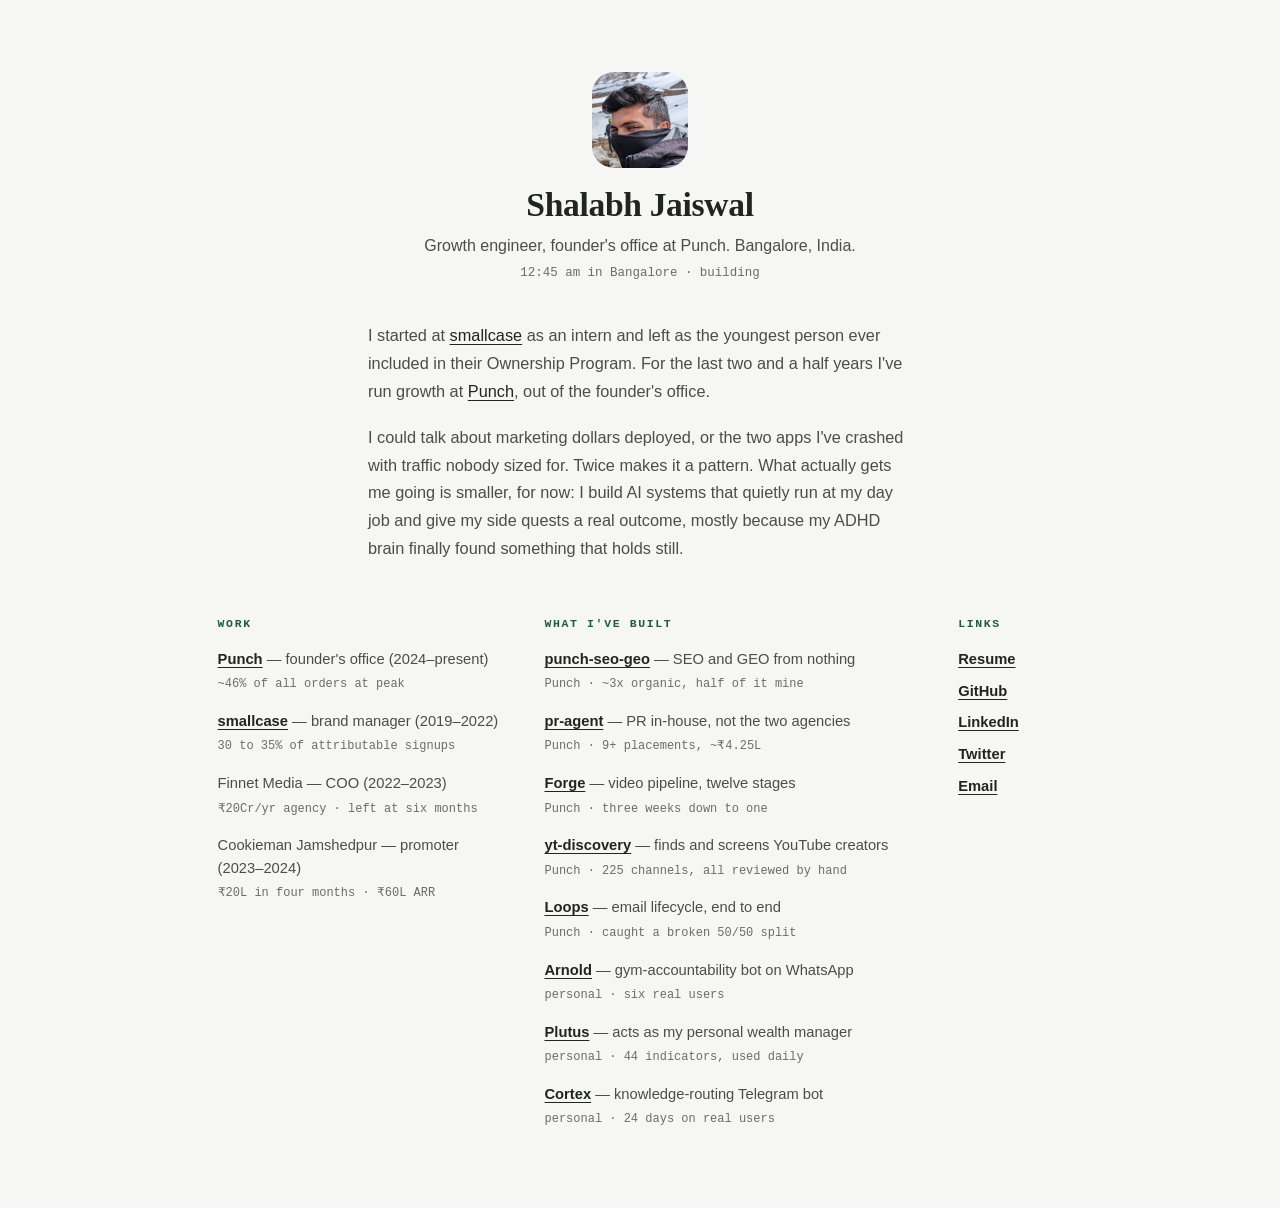
<file: index.html>
<!doctype html>
<html lang="en">
<head>
<meta charset="utf-8">
<meta name="viewport" content="width=device-width,initial-scale=1">
<title>Shalabh Jaiswal</title>
<meta name="description" content="Growth engineer, founder's office at Punch. Six years building growth in Indian fintech, now building the AI systems that run it.">
<meta property="og:title" content="Shalabh Jaiswal">
<meta property="og:description" content="Growth engineer, founder's office at Punch. Six years building growth in Indian fintech, now building the AI systems that run it.">
<meta property="og:type" content="website">
<link rel="stylesheet" href="/site.css?v=9">
<link rel="icon" href="data:image/svg+xml,<svg xmlns='http://www.w3.org/2000/svg' viewBox='0 0 100 100'><text y='.9em' font-size='90'>◆</text></svg>">
<script defer src="https://cloud.umami.is/script.js" data-website-id="ded01265-19cd-499c-8be3-00ae77779832"></script>
</head>
<body>
<a class="skip" href="#main">Skip to content</a>

<main id="main" class="card-page">
  <div class="wrap">

    <!-- Swap avatar.svg for a real photo: same <img>, new src. Square crop,
         at least 320px. It renders at 96px so detail above ~400px is wasted. -->
    <header class="ident">
      <img class="avatar" src="/me.jpg" width="96" height="96"
           alt="Shalabh Jaiswal">
      <h1>Shalabh Jaiswal</h1>
      <p class="role">Growth engineer, founder's office at Punch. Bangalore, India.</p>
      <!-- STATUS PHRASE: yours to pick. This one says nothing about looking.
           The honest alternative is "open to what's next", which is a public
           signal while the Punch role is still stated in the present tense. -->
      <p class="status"><span id="clock">Bangalore</span> · building</p>
    </header>

    <p class="bio">
      I started at <a href="/work/creator-function.html">smallcase</a> as an intern and left as the
      youngest person ever included in their Ownership Program. For the last two and a half years
      I've run growth at <a href="/work/punch-ai-systems.html">Punch</a>, out of the founder's office.
    </p>

    <p class="bio">
      I could talk about marketing dollars deployed, or the two apps I've crashed with traffic nobody
      sized for. Twice makes it a pattern. What actually gets me going is smaller, for now: I build AI
      systems that quietly run at my day job and give my side quests a real outcome, mostly because my
      ADHD brain finally found something that holds still.
    </p>

    <div class="index">

      <section class="col">
        <h2>Work</h2>
        <ul>
          <li>
            <a href="/work/punch-ai-systems.html">Punch</a> — founder's office (2024&ndash;present)
            <span class="m"><span>~46% of all orders at peak</span></span>
          </li>
          <li>
            <a href="/work/creator-function.html">smallcase</a> — brand manager (2019&ndash;2022)
            <span class="m"><span>30 to 35% of attributable signups</span></span>
          </li>
          <li>
            Finnet Media — COO (2022&ndash;2023)
            <span class="m"><span>₹20Cr/yr agency</span><span>left at six months</span></span>
          </li>
          <li>
            Cookieman Jamshedpur — promoter (2023&ndash;2024)
            <span class="m"><span>₹20L in four months</span><span>₹60L ARR</span></span>
          </li>
        </ul>
      </section>

      <section class="col">
        <h2>What I've built</h2>
        <ul>
          <li>
            <a href="/work/punch-ai-systems.html#punch-seo-geo">punch-seo-geo</a> — SEO and GEO from nothing
            <span class="m"><span>Punch</span><span>~3x organic, half of it mine</span></span>
          </li>
          <li>
            <a href="/work/punch-ai-systems.html#pr-agent">pr-agent</a> — PR in-house, not the two agencies
            <span class="m"><span>Punch</span><span>9+ placements, ~₹4.25L</span></span>
          </li>
          <li>
            <a href="/work/punch-ai-systems.html#forge">Forge</a> — video pipeline, twelve stages
            <span class="m"><span>Punch</span><span>three weeks down to one</span></span>
          </li>
          <li>
            <a href="/work/punch-ai-systems.html#yt-discovery">yt-discovery</a> — finds and screens YouTube creators
            <span class="m"><span>Punch</span><span>225 channels, all reviewed by hand</span></span>
          </li>
          <li>
            <a href="/work/punch-ai-systems.html#loops">Loops</a> — email lifecycle, end to end
            <span class="m"><span>Punch</span><span>caught a broken 50/50 split</span></span>
          </li>
          <li>
            <a href="/work/arnold.html">Arnold</a> — gym-accountability bot on WhatsApp
            <span class="m"><span>personal</span><span>six real users</span></span>
          </li>
          <li>
            <a href="/work/plutus.html">Plutus</a> — acts as my personal wealth manager
            <span class="m"><span>personal</span><span>44 indicators, used daily</span></span>
          </li>
          <li>
            <a href="/work/cortex.html">Cortex</a> — knowledge-routing Telegram bot
            <span class="m"><span>personal</span><span>24 days on real users</span></span>
          </li>
        </ul>
      </section>

      <section class="col col--links">
        <h2>Links</h2>
        <ul>
          <li><a href="/resume.html">Resume</a></li>
          <li><a href="https://github.com/silentassasin-pm">GitHub</a></li>
          <li><a href="https://www.linkedin.com/in/shalabh-jaiswal1997/">LinkedIn</a></li>
          <li><a href="https://x.com/Not_so_shalabh">Twitter</a></li>
          <li><a href="mailto:shalabhjaiswal421@gmail.com">Email</a></li>
        </ul>
      </section>

    </div>
  </div>
</main>

<script>
/* The only JavaScript on the site. If it never runs the line still reads
   "Bangalore · building" rather than breaking, which is why the fallback text
   sits in the HTML instead of being written in by the script. Note that the
   Caddyfile CSP blocks all script execution, so this is inert on the Hetzner
   path and works on GitHub Pages. */
(function () {
  var el = document.getElementById('clock');
  if (!el) return;
  try {
    var t = new Date().toLocaleTimeString('en-IN', {
      hour: 'numeric', minute: '2-digit', hour12: true, timeZone: 'Asia/Kolkata'
    }).toLowerCase();
    el.textContent = t + ' in Bangalore';
  } catch (e) { /* leave the fallback in place */ }
})();
</script>

</body>
</html>
</file>
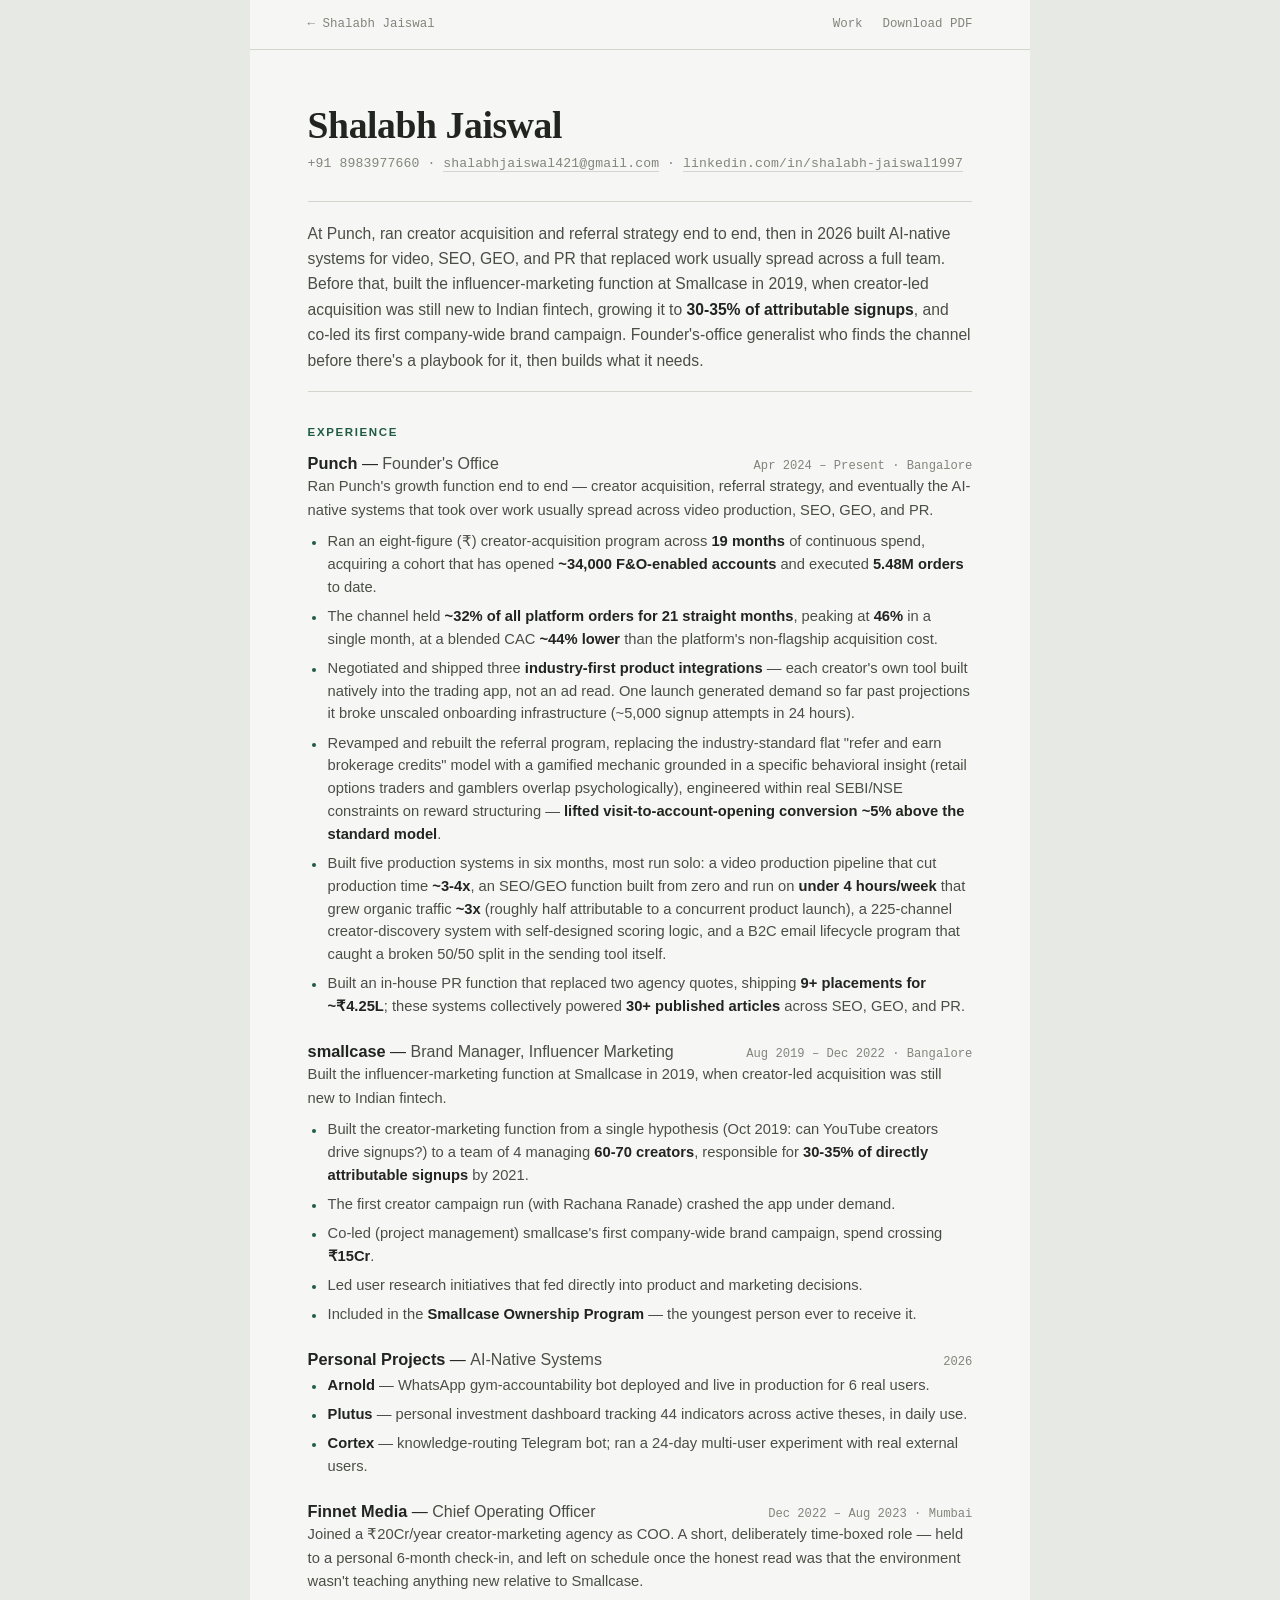
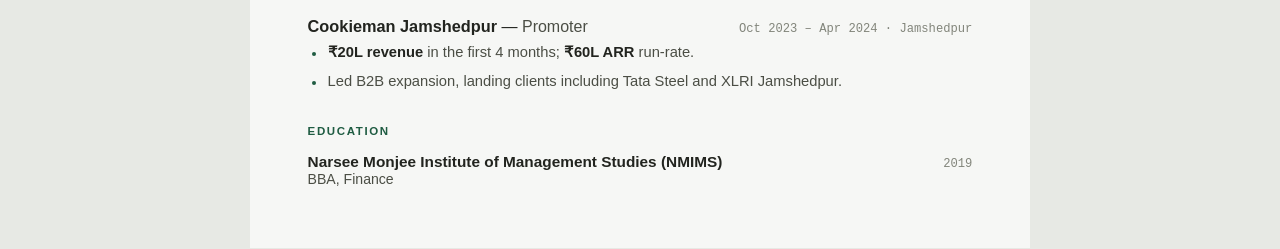
<file: resume.html>
<!doctype html>
<html lang="en">
<head>
<meta charset="utf-8">
<meta name="viewport" content="width=device-width,initial-scale=1">
<title>Shalabh Jaiswal — Resume</title>
<meta name="description" content="Resume: founder's office generalist, six years in Indian fintech growth, now building AI-native production systems.">
<link rel="icon" href="data:image/svg+xml,<svg xmlns='http://www.w3.org/2000/svg' viewBox='0 0 100 100'><text y='.9em' font-size='90'>◆</text></svg>">
<style>
  :root{
    --paper:#F6F7F5;
    --paper-edge:#E7E9E4;
    --ink:#22241F;
    --ink-soft:#4B4E45;
    --ink-faint:#82857B;
    --rule:#D3D6CC;
    --accent:#1F5C42;
    --accent-soft:#E4EEE7;
    --tag-ink:#1F5C42;
  }
  @media (prefers-color-scheme: dark){
    :root:not([data-theme="light"]){
      --paper:#1B1D19;
      --paper-edge:#25281F;
      --ink:#EAEBE4;
      --ink-soft:#B7BAAE;
      --ink-faint:#82877A;
      --rule:#3A3E33;
      --accent:#6FBE97;
      --accent-soft:#233229;
      --tag-ink:#8CD2AA;
    }
  }
  :root[data-theme="dark"]{
    --paper:#1B1D19;
    --paper-edge:#25281F;
    --ink:#EAEBE4;
    --ink-soft:#B7BAAE;
    --ink-faint:#82877A;
    --rule:#3A3E33;
    --accent:#6FBE97;
    --accent-soft:#233229;
    --tag-ink:#8CD2AA;
  }

  *{box-sizing:border-box;}
  body{
    margin:0;
    background:var(--paper-edge);
    color:var(--ink);
    font-family:-apple-system,"SF Pro Text","Segoe UI",Helvetica,Arial,sans-serif;
    -webkit-font-smoothing:antialiased;
  }
  .sheet{
    max-width:780px;
    margin:0 auto;
    padding:3.4rem 3.6rem 3.8rem;
    background:var(--paper);
  }
  @media (max-width:640px){
    .sheet{padding:2.2rem 1.4rem 3rem;}
  }

  .mono{font-family:ui-monospace,"SF Mono","Cascadia Code",Menlo,Consolas,monospace;}

  header.head{margin-bottom:1.9rem;}
  h1{
    font-family:ui-serif,Georgia,"Iowan Old Style","Palatino Linotype",serif;
    font-size:2.35rem;
    font-weight:600;
    letter-spacing:-0.01em;
    margin:0 0 .55rem;
    text-wrap:balance;
  }
  .contact{
    display:flex;
    flex-wrap:wrap;
    row-gap:.3rem;
    font-family:ui-monospace,"SF Mono","Cascadia Code",Menlo,Consolas,monospace;
    font-size:clamp(.7rem,2.4vw,.82rem);
    color:var(--ink-faint);
    letter-spacing:.01em;
  }
  .contact .c-item{white-space:nowrap;}
  .contact .c-item:not(:first-child)::before{
    content:"·";
    display:inline-block;
    margin:0 .6em;
    color:var(--ink-faint);
  }
  .contact a{color:var(--ink-faint); text-decoration:none; border-bottom:1px solid var(--rule);}
  .contact a:hover{color:var(--accent); border-color:var(--accent);}

  .summary{
    font-size:.98rem;
    line-height:1.62;
    color:var(--ink-soft);
    border-top:1px solid var(--rule);
    border-bottom:1px solid var(--rule);
    padding:1.15rem 0;
    margin-bottom:2.1rem;
  }
  .summary strong{color:var(--ink); font-weight:600;}

  h2.section{
    font-size:.72rem;
    letter-spacing:.14em;
    text-transform:uppercase;
    font-weight:700;
    color:var(--accent);
    margin:0 0 1rem;
  }

  section.block{margin-bottom:2rem;}
  section.block:last-of-type{margin-bottom:0;}

  .role{margin-bottom:1.5rem;}
  .role:last-child{margin-bottom:0;}
  .role-head{
    display:flex;
    justify-content:space-between;
    align-items:baseline;
    gap:1rem;
    margin-bottom:.15rem;
    flex-wrap:wrap;
  }
  .role-title{font-size:1.02rem; font-weight:700; color:var(--ink);}
  .role-org{font-weight:500; color:var(--ink-soft);}
  .role-meta{
    font-family:ui-monospace,"SF Mono","Cascadia Code",Menlo,Consolas,monospace;
    font-size:.76rem;
    color:var(--ink-faint);
    white-space:nowrap;
  }
  .role-sub{
    font-size:.78rem;
    letter-spacing:.04em;
    text-transform:uppercase;
    color:var(--ink-faint);
    margin:.65rem 0 .4rem;
    font-weight:600;
  }
  .role-sub:first-of-type{margin-top:.55rem;}

  ul.bullets{margin:.3rem 0 0; padding-left:1.15rem;}
  ul.bullets li{
    font-size:.92rem;
    line-height:1.55;
    color:var(--ink-soft);
    margin-bottom:.4rem;
    padding-left:.1rem;
  }
  ul.bullets li::marker{color:var(--accent); font-size:.85em;}
  ul.bullets li b{color:var(--ink); font-weight:600;}
  .lede{
    font-size:.92rem;
    line-height:1.58;
    color:var(--ink-soft);
    margin:0 0 .5rem;
  }

  .edu-row{display:flex; justify-content:space-between; align-items:baseline; flex-wrap:wrap; gap:.5rem;}
  .edu-name{font-weight:700; color:var(--ink); font-size:.96rem;}
  .edu-detail{color:var(--ink-soft); font-size:.88rem;}
  .edu-year{
    font-family:ui-monospace,"SF Mono","Cascadia Code",Menlo,Consolas,monospace;
    font-size:.76rem;
    color:var(--ink-faint);
  }

  /* Site chrome. Added when this page joined the site; the resume itself is
     untouched below. Hidden in print so the PDF stays exactly as it was. */
  .site-bar{
    max-width:780px;
    margin:0 auto;
    padding:1.05rem 3.6rem;
    display:flex;
    align-items:baseline;
    justify-content:space-between;
    gap:1rem;
    flex-wrap:wrap;
    background:var(--paper);
    border-bottom:1px solid var(--rule);
  }
  .site-bar a{
    font-family:ui-monospace,"SF Mono","Cascadia Code",Menlo,Consolas,monospace;
    font-size:.78rem;
    color:var(--ink-faint);
    text-decoration:none;
    border-bottom:1px solid transparent;
  }
  .site-bar a:hover{color:var(--accent); border-color:var(--accent);}
  .site-bar .bar-links{display:flex; gap:1.25rem; flex-wrap:wrap;}
  @media (max-width:640px){
    .site-bar{padding:.9rem 1.4rem;}
  }

  @media print{
    .site-bar{display:none;}
    /* The page margin (not .sheet padding) supplies the inset, so it repeats on
       every page — padding would only indent page 1, leaving page 2 flush to
       the top edge. */
    /* 15mm sides => 180mm content box vs the on-screen sheet's 176mm — close
       enough to be imperceptible, and the extra 4mm is load-bearing: at 17mm
       the reflow spills onto a third page and drops smallcase's date meta onto
       its own line while Punch's stays inline. */
    @page{size:A4; margin:13mm 15mm;}
    body{
      background:#fff;
      -webkit-print-color-adjust:exact; print-color-adjust:exact;
    }
    .sheet{max-width:none; padding:0; background:transparent;}
    /* Pin print to the light palette. Specificity must beat the dark-theme
       selectors above (0,2,0), or printing from a dark-mode browser inverts.
       Paper goes pure white — Chrome never paints backgrounds into the @page
       margin, so a tinted sheet would sit inside a white border with a visible
       seam. The tint only exists on screen to separate the sheet from the
       --paper-edge surround; a PDF page has no surround, so it has no job. */
    :root, :root[data-theme="dark"], :root:not([data-theme="light"]){
      --paper:#fff; --paper-edge:#fff; --ink:#22241F; --ink-soft:#4B4E45;
      --ink-faint:#82857B; --rule:#D3D6CC; --accent:#1F5C42;
      --accent-soft:#E4EEE7; --tag-ink:#1F5C42;
    }
    /* Keep headings glued to what they introduce, but don't force whole roles
       onto one page — a long role would leave a half-empty page behind it. */
    .role-head, h2.section{break-after:avoid;}
    li{break-inside:avoid;}
    a{text-decoration:none;}
  }
</style>
<script defer src="https://cloud.umami.is/script.js" data-website-id="ded01265-19cd-499c-8be3-00ae77779832"></script>
</head>
<body>

<div class="site-bar">
  <a href="/">← Shalabh Jaiswal</a>
  <span class="bar-links">
    <a href="/">Work</a>
    <a href="/Shalabh-Jaiswal-Resume.pdf">Download PDF</a>
  </span>
</div>

<div class="sheet">

  <header class="head">
    <h1>Shalabh Jaiswal</h1>
    <div class="contact">
      <span class="c-item">+91 8983977660</span><span class="c-item"><a href="mailto:shalabhjaiswal421@gmail.com">shalabhjaiswal421@gmail.com</a></span><span class="c-item"><a href="https://www.linkedin.com/in/shalabh-jaiswal1997/">linkedin.com/in/shalabh-jaiswal1997</a></span>
    </div>
  </header>

  <div class="summary">
    At Punch, ran creator acquisition and referral strategy end to end, then in 2026 built AI-native systems for video, SEO, GEO, and PR that replaced work usually spread across a full team. Before that, built the influencer-marketing function at Smallcase in 2019, when creator-led acquisition was still new to Indian fintech, growing it to <strong>30-35% of attributable signups</strong>, and co-led its first company-wide brand campaign. Founder's-office generalist who finds the channel before there's a playbook for it, then builds what it needs.
  </div>

  <section class="block">
    <h2 class="section">Experience</h2>

    <div class="role">
      <div class="role-head">
        <div><span class="role-title">Punch</span> — <span class="role-org">Founder's Office</span></div>
        <div class="role-meta">Apr 2024 – Present · Bangalore</div>
      </div>

      <p class="lede">Ran Punch's growth function end to end — creator acquisition, referral strategy, and eventually the AI-native systems that took over work usually spread across video production, SEO, GEO, and PR.</p>
      <ul class="bullets">
        <li>Ran an eight-figure (₹) creator-acquisition program across <b>19 months</b> of continuous spend, acquiring a cohort that has opened <b>~34,000 F&amp;O-enabled accounts</b> and executed <b>5.48M orders</b> to date.</li>
        <li>The channel held <b>~32% of all platform orders for 21 straight months</b>, peaking at <b>46%</b> in a single month, at a blended CAC <b>~44% lower</b> than the platform's non-flagship acquisition cost.</li>
        <li>Negotiated and shipped three <b>industry-first product integrations</b> — each creator's own tool built natively into the trading app, not an ad read. One launch generated demand so far past projections it broke unscaled onboarding infrastructure (~5,000 signup attempts in 24 hours).</li>
        <li>Revamped and rebuilt the referral program, replacing the industry-standard flat "refer and earn brokerage credits" model with a gamified mechanic grounded in a specific behavioral insight (retail options traders and gamblers overlap psychologically), engineered within real SEBI/NSE constraints on reward structuring — <b>lifted visit-to-account-opening conversion ~5% above the standard model</b>.</li>
        <li>Built five production systems in six months, most run solo: a video production pipeline that cut production time <b>~3-4x</b>, an SEO/GEO function built from zero and run on <b>under 4 hours/week</b> that grew organic traffic <b>~3x</b> (roughly half attributable to a concurrent product launch), a 225-channel creator-discovery system with self-designed scoring logic, and a B2C email lifecycle program that caught a broken 50/50 split in the sending tool itself.</li>
        <li>Built an in-house PR function that replaced two agency quotes, shipping <b>9+ placements for ~₹4.25L</b>; these systems collectively powered <b>30+ published articles</b> across SEO, GEO, and PR.</li>
      </ul>
    </div>

    <div class="role">
      <div class="role-head">
        <div><span class="role-title">smallcase</span> — <span class="role-org">Brand Manager, Influencer Marketing</span></div>
        <div class="role-meta">Aug 2019 – Dec 2022 · Bangalore</div>
      </div>
      <p class="lede">Built the influencer-marketing function at Smallcase in 2019, when creator-led acquisition was still new to Indian fintech.</p>
      <ul class="bullets">
        <li>Built the creator-marketing function from a single hypothesis (Oct 2019: can YouTube creators drive signups?) to a team of 4 managing <b>60-70 creators</b>, responsible for <b>30-35% of directly attributable signups</b> by 2021.</li>
        <li>The first creator campaign run (with Rachana Ranade) crashed the app under demand.</li>
        <li>Co-led (project management) smallcase's first company-wide brand campaign, spend crossing <b>₹15Cr</b>.</li>
        <li>Led user research initiatives that fed directly into product and marketing decisions.</li>
        <li>Included in the <b>Smallcase Ownership Program</b> — the youngest person ever to receive it.</li>
      </ul>
    </div>

    <div class="role">
      <div class="role-head">
        <div><span class="role-title">Personal Projects</span> — <span class="role-org">AI-Native Systems</span></div>
        <div class="role-meta">2026</div>
      </div>
      <ul class="bullets">
        <li><b>Arnold</b> — WhatsApp gym-accountability bot deployed and live in production for 6 real users.</li>
        <li><b>Plutus</b> — personal investment dashboard tracking 44 indicators across active theses, in daily use.</li>
        <li><b>Cortex</b> — knowledge-routing Telegram bot; ran a 24-day multi-user experiment with real external users.</li>
      </ul>
    </div>

    <div class="role">
      <div class="role-head">
        <div><span class="role-title">Finnet Media</span> — <span class="role-org">Chief Operating Officer</span></div>
        <div class="role-meta">Dec 2022 – Aug 2023 · Mumbai</div>
      </div>
      <p class="lede">Joined a ₹20Cr/year creator-marketing agency as COO. A short, deliberately time-boxed role — held to a personal 6-month check-in, and left on schedule once the honest read was that the environment wasn't teaching anything new relative to Smallcase.</p>
    </div>

    <div class="role">
      <div class="role-head">
        <div><span class="role-title">Cookieman Jamshedpur</span> — <span class="role-org">Promoter</span></div>
        <div class="role-meta">Oct 2023 – Apr 2024 · Jamshedpur</div>
      </div>
      <ul class="bullets">
        <li><b>₹20L revenue</b> in the first 4 months; <b>₹60L ARR</b> run-rate.</li>
        <li>Led B2B expansion, landing clients including Tata Steel and XLRI Jamshedpur.</li>
      </ul>
    </div>
  </section>

  <section class="block">
    <h2 class="section">Education</h2>
    <div class="edu-row">
      <div>
        <div class="edu-name">Narsee Monjee Institute of Management Studies (NMIMS)</div>
        <div class="edu-detail">BBA, Finance</div>
      </div>
      <div class="edu-year">2019</div>
    </div>
  </section>

</div>

</body>
</html>
</file>
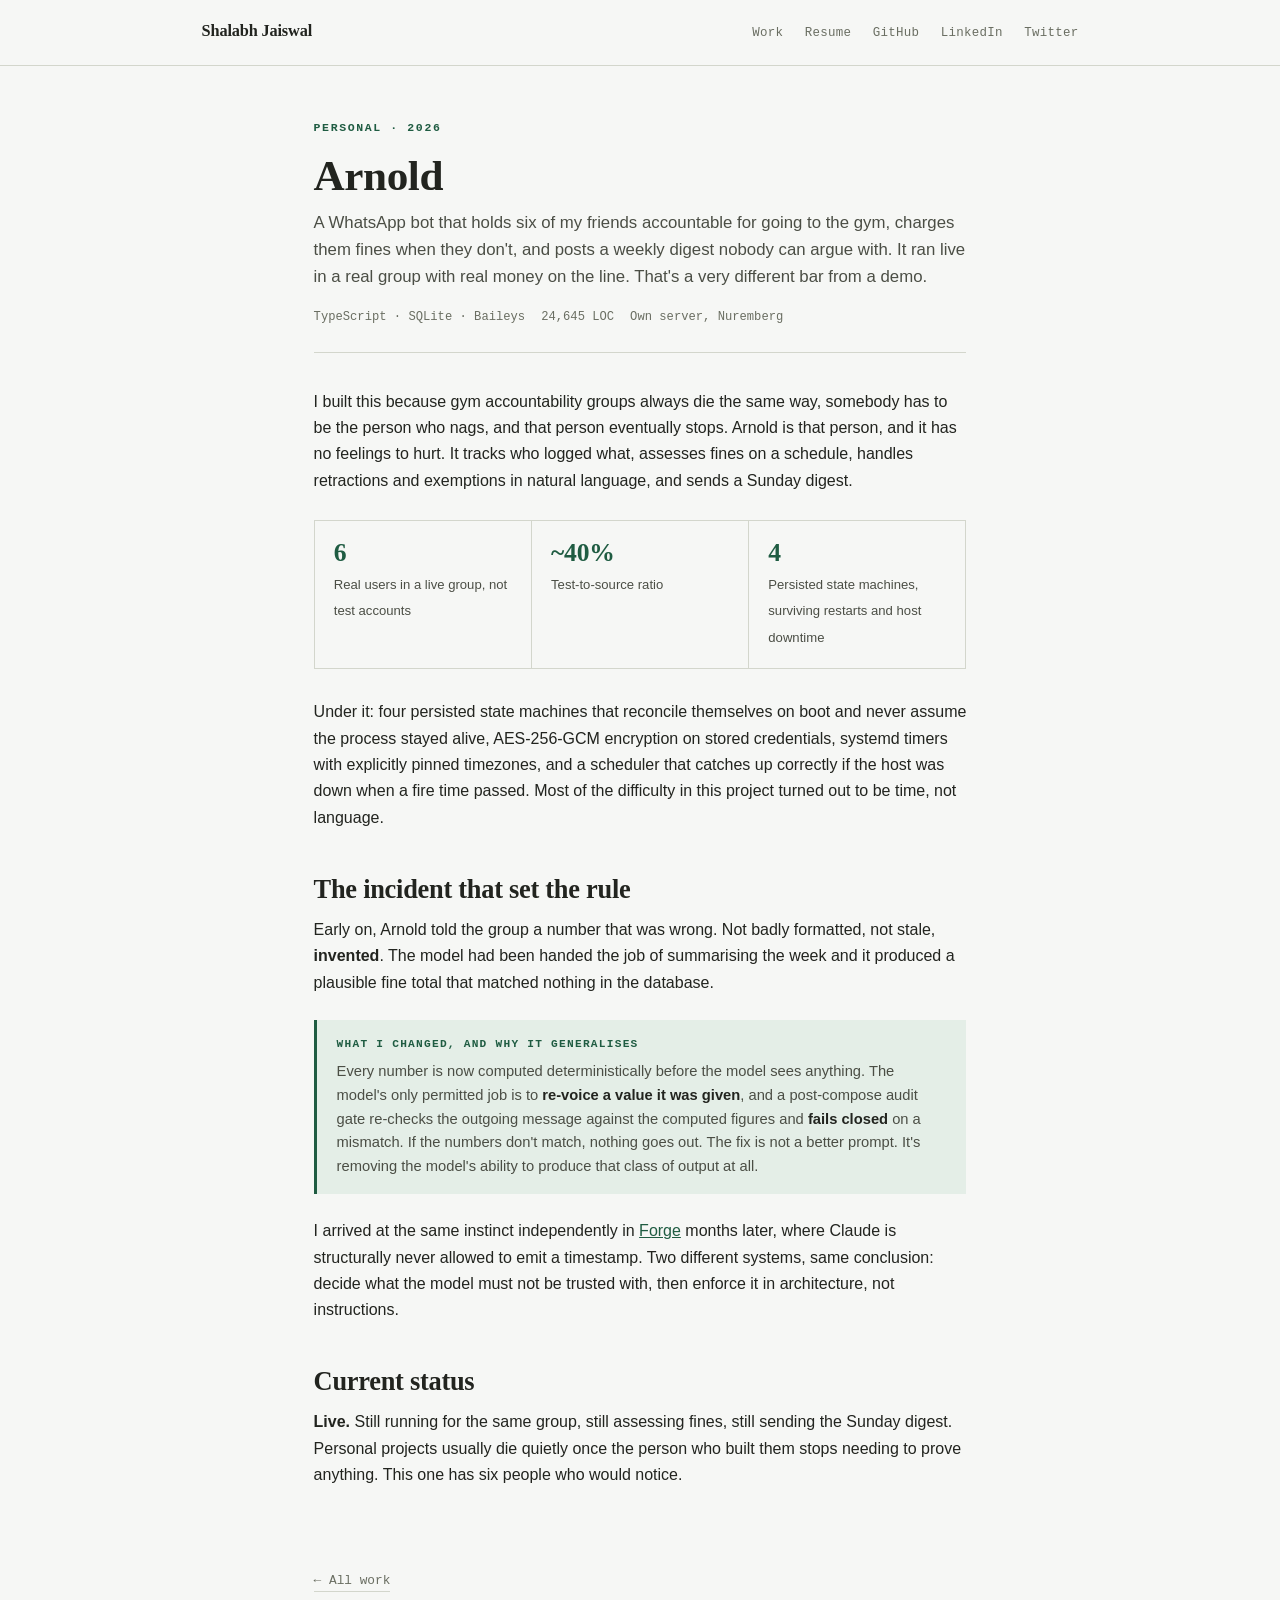
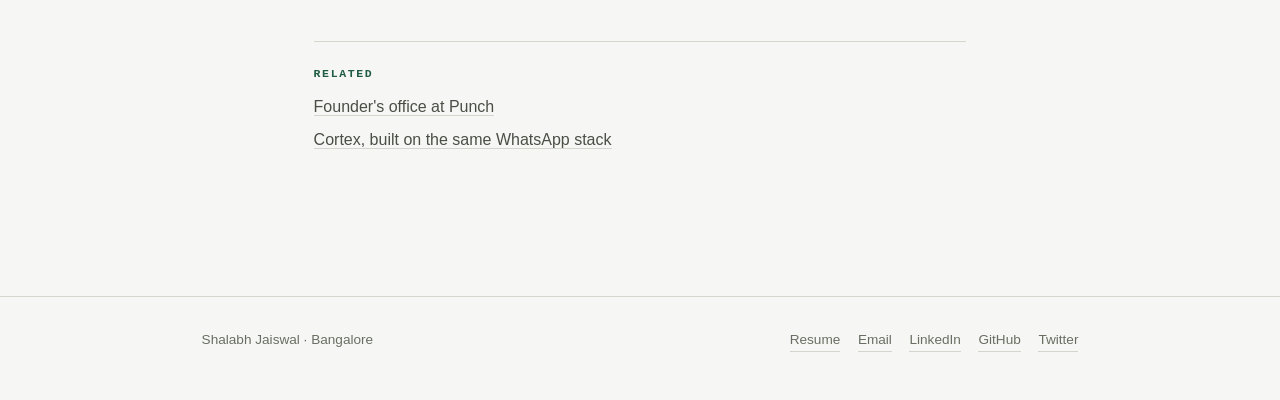
<file: work/arnold.html>
<!doctype html>
<html lang="en">
<head>
<meta charset="utf-8">
<meta name="viewport" content="width=device-width,initial-scale=1">
<title>Arnold — Shalabh Jaiswal</title>
<meta name="description" content="A WhatsApp gym-accountability bot for six real friends, running on its own server. 24,645 lines of TypeScript and one hard rule about what the model is allowed to say.">
<link rel="stylesheet" href="/site.css?v=9">
<link rel="icon" href="data:image/svg+xml,<svg xmlns='http://www.w3.org/2000/svg' viewBox='0 0 100 100'><text y='.9em' font-size='90'>◆</text></svg>">
<script defer src="https://cloud.umami.is/script.js" data-website-id="ded01265-19cd-499c-8be3-00ae77779832"></script>
</head>
<body>
<a class="skip" href="#main">Skip to content</a>

<header class="masthead">
  <div class="wrap wrap--wide">
    <a class="masthead-name" href="/">Shalabh Jaiswal</a>
    <nav class="nav" aria-label="Primary">
      <a href="/">Work</a>
      <a href="/resume.html">Resume</a>
      <a href="https://github.com/silentassasin-pm">GitHub</a>
      <a href="https://www.linkedin.com/in/shalabh-jaiswal1997/">LinkedIn</a>
      <a href="https://x.com/Not_so_shalabh">Twitter</a>
    </nav>
  </div>
</header>

<main id="main" class="page">
  <div class="wrap">

    <div class="case-head">
      <p class="eyebrow">Personal · 2026</p>
      <h1>Arnold</h1>
      <p class="dek">
        A WhatsApp bot that holds six of my friends accountable for going to the gym, charges them
        fines when they don't, and posts a weekly digest nobody can argue with. It ran live in a real group with real money on the line.
        That's a very different bar from a demo.
      </p>
      <div class="case-meta">
        <span>TypeScript · SQLite · Baileys</span>
        <span>24,645 LOC</span>
        <span>Own server, Nuremberg</span>
      </div>
    </div>

    <div class="section">
      <p>
        I built this because gym accountability groups always die the same way, somebody has to be the
        person who nags, and that person eventually stops. Arnold is that person, and it has no feelings
        to hurt. It tracks who logged what, assesses fines on a schedule, handles retractions and
        exemptions in natural language, and sends a Sunday digest.
      </p>

      <div class="figures">
        <div class="figure">
          <span class="n">6</span>
          <span class="l">Real users in a live group, not test accounts</span>
        </div>
        <div class="figure">
          <span class="n">~40%</span>
          <span class="l">Test-to-source ratio</span>
        </div>
        <div class="figure">
          <span class="n">4</span>
          <span class="l">Persisted state machines, surviving restarts and host downtime</span>
        </div>
      </div>

      <p>
        Under it: four persisted state machines that reconcile themselves on boot and never
        assume the process stayed alive, AES-256-GCM encryption on stored credentials, systemd timers with
        explicitly pinned timezones, and a scheduler that catches up correctly if the host was down when
        a fire time passed. Most of the difficulty in this project turned out to be time, not language.
      </p>
    </div>

    <div class="section">
      <h2>The incident that set the rule</h2>
      <p>
        Early on, Arnold told the group a number that was wrong. Not badly formatted, not stale,
        <strong>invented</strong>. The model had been handed the job of summarising the week and it
        produced a plausible fine total that matched nothing in the database.
      </p>
      <div class="caveat">
        <span class="caveat-label">What I changed, and why it generalises</span>
        <p>
          Every number is now computed deterministically before the model sees anything. The model's
          only permitted job is to <strong>re-voice a value it was given</strong>, and a post-compose
          audit gate re-checks the outgoing message against the computed figures and
          <strong>fails closed</strong> on a mismatch. If the numbers don't match, nothing
          goes out. The fix is not a better prompt. It's removing the model's ability to produce that class
          of output at all.
        </p>
      </div>
      <p>
        I arrived at the same instinct independently in <a href="/work/punch-ai-systems.html#forge">Forge</a>
        months later, where Claude is structurally never allowed to emit a timestamp. Two different
        systems, same conclusion: decide what the model must not be trusted with, then enforce it in
        architecture, not instructions.
      </p>
    </div>

    <div class="section">
      <h2>Current status</h2>
      <p>
        <strong>Live.</strong> Still running for the same group, still assessing fines, still sending
        the Sunday digest. Personal projects usually die quietly once the person who built them stops
        needing to prove anything. This one has six people who would notice.
      </p>
    </div>

    <a class="backlink" href="/">← All work</a>

    <div class="also">
      <p class="eyebrow">Related</p>
      <ul>
        <li><a href="/work/punch-ai-systems.html">Founder's office at Punch</a></li>
        <li><a href="/work/cortex.html">Cortex, built on the same WhatsApp stack</a></li>
      </ul>
    </div>

  </div>
</main>

<footer class="foot">
  <div class="wrap wrap--wide">
    <span>Shalabh Jaiswal · Bangalore</span>
    <span class="foot-links">
      <a href="/resume.html">Resume</a>
      <a href="mailto:shalabhjaiswal421@gmail.com">Email</a>
      <a href="https://www.linkedin.com/in/shalabh-jaiswal1997/">LinkedIn</a>
      <a href="https://github.com/silentassasin-pm">GitHub</a>
      <a href="https://x.com/Not_so_shalabh">Twitter</a>
    </span>
  </div>
</footer>

<script>
/* Scroll depth, reported to Umami as scroll-25/50/75/100. Fires once per
   threshold per pageview. Time on page reads as 0 for the last page in a
   session, which is usually a case study, so this is the honest measure of
   whether anyone reached the bottom. If the beacon is blocked these calls
   no-op and the page is unaffected. */
(function () {
  var marks = [25, 50, 75, 100], hit = {}, timer = null;
  function check() {
    var d = document.documentElement;
    var max = d.scrollHeight - d.clientHeight;
    var pct = max <= 0 ? 100 : Math.round((d.scrollTop / max) * 100);
    for (var i = 0; i < marks.length; i++) {
      if (pct >= marks[i] && !hit[marks[i]]) {
        hit[marks[i]] = true;
        try { window.umami && window.umami.track('scroll-' + marks[i]); } catch (e) {}
      }
    }
  }
  addEventListener('scroll', function () {
    if (timer) return;
    timer = setTimeout(function () { timer = null; check(); }, 200);
  }, { passive: true });
  addEventListener('load', check);
})();
</script>

</body>
</html>
</file>
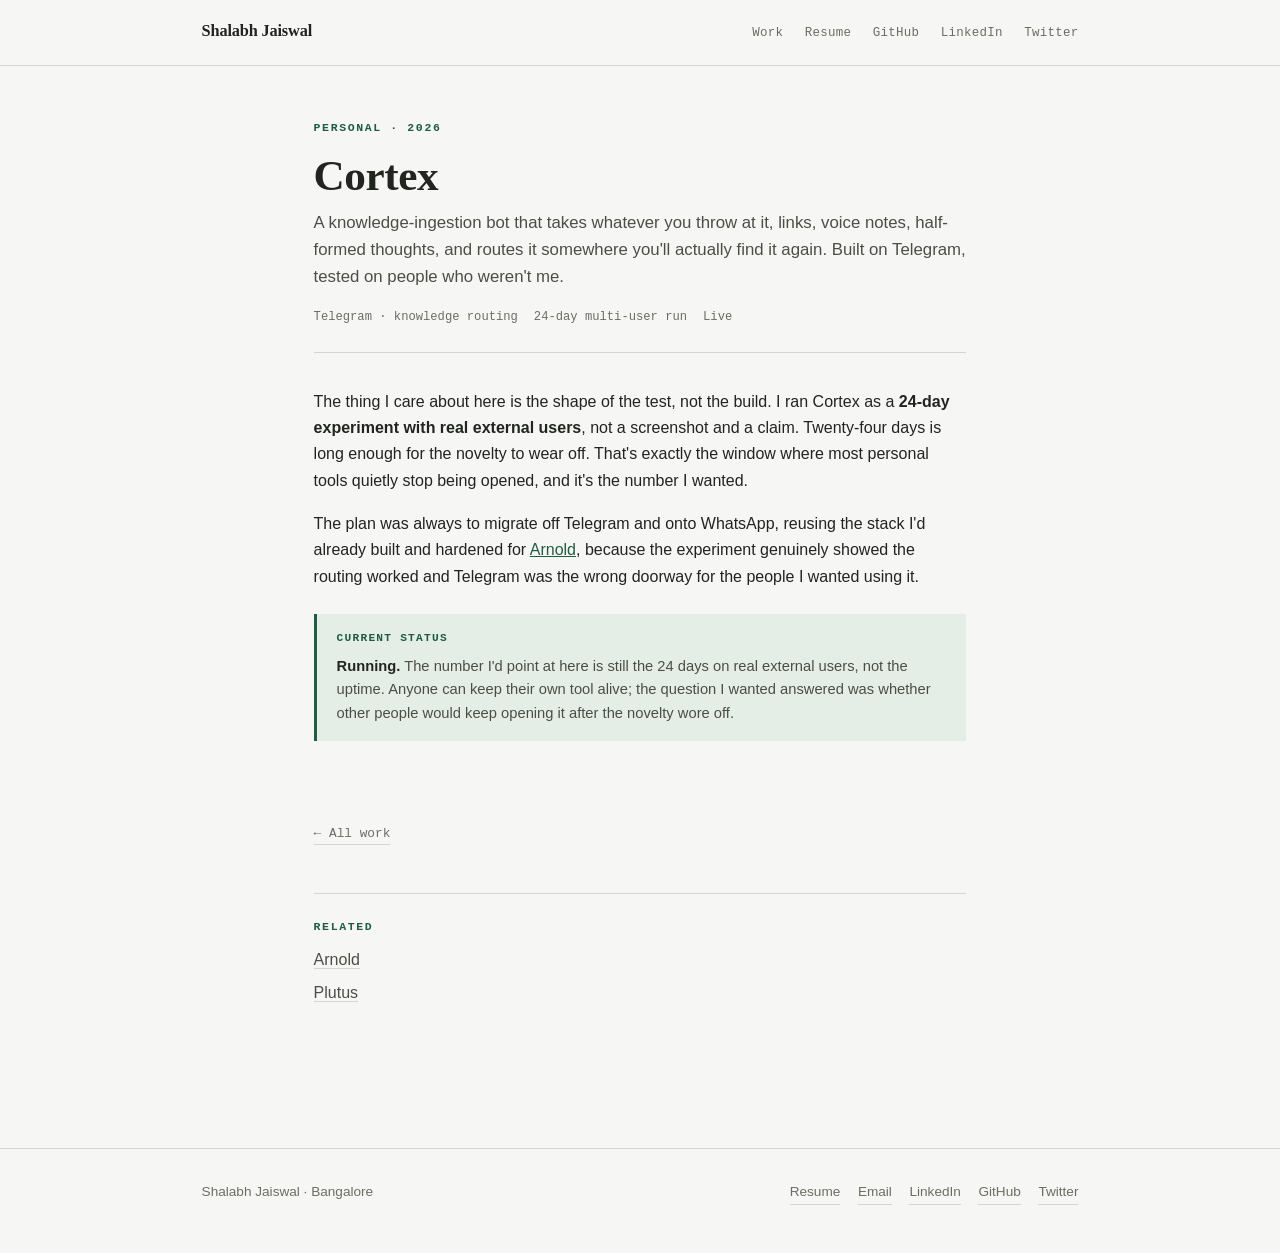
<file: work/cortex.html>
<!doctype html>
<html lang="en">
<head>
<meta charset="utf-8">
<meta name="viewport" content="width=device-width,initial-scale=1">
<title>Cortex — Shalabh Jaiswal</title>
<meta name="description" content="A knowledge-routing Telegram bot, run as a 24-day experiment with real external users rather than a demo.">
<link rel="stylesheet" href="/site.css?v=9">
<link rel="icon" href="data:image/svg+xml,<svg xmlns='http://www.w3.org/2000/svg' viewBox='0 0 100 100'><text y='.9em' font-size='90'>◆</text></svg>">
<script defer src="https://cloud.umami.is/script.js" data-website-id="ded01265-19cd-499c-8be3-00ae77779832"></script>
</head>
<body>
<a class="skip" href="#main">Skip to content</a>

<header class="masthead">
  <div class="wrap wrap--wide">
    <a class="masthead-name" href="/">Shalabh Jaiswal</a>
    <nav class="nav" aria-label="Primary">
      <a href="/">Work</a>
      <a href="/resume.html">Resume</a>
      <a href="https://github.com/silentassasin-pm">GitHub</a>
      <a href="https://www.linkedin.com/in/shalabh-jaiswal1997/">LinkedIn</a>
      <a href="https://x.com/Not_so_shalabh">Twitter</a>
    </nav>
  </div>
</header>

<main id="main" class="page">
  <div class="wrap">

    <div class="case-head">
      <p class="eyebrow">Personal · 2026</p>
      <h1>Cortex</h1>
      <p class="dek">
        A knowledge-ingestion bot that takes whatever you throw at it, links, voice notes, half-formed
        thoughts, and routes it somewhere you'll actually find it again. Built on Telegram, tested on
        people who weren't me.
      </p>
      <div class="case-meta">
        <span>Telegram · knowledge routing</span>
        <span>24-day multi-user run</span>
        <span>Live</span>
      </div>
    </div>

    <div class="section">
      <p>
        The thing I care about here is the shape of the test, not the build. I ran Cortex as a
        <strong>24-day experiment with real external users</strong>, not a screenshot and a claim.
        Twenty-four days is long enough for the novelty to wear off. That's exactly the
        window where most personal tools quietly stop being opened, and it's the number I wanted.
      </p>
      <p>
        The plan was always to migrate off Telegram and onto WhatsApp, reusing the stack I'd already built
        and hardened for <a href="/work/arnold.html">Arnold</a>, because the experiment genuinely showed the routing worked and Telegram was the wrong
        doorway for the people I wanted using it.
      </p>

      <div class="caveat">
        <span class="caveat-label">Current status</span>
        <p>
          <strong>Running.</strong> The number I'd point at here is still the 24 days on real external
          users, not the uptime. Anyone can keep their own tool alive; the question I wanted answered
          was whether other people would keep opening it after the novelty wore off.
        </p>
      </div>
    </div>

    <a class="backlink" href="/">← All work</a>

    <div class="also">
      <p class="eyebrow">Related</p>
      <ul>
        <li><a href="/work/arnold.html">Arnold</a></li>
        <li><a href="/work/plutus.html">Plutus</a></li>
      </ul>
    </div>

  </div>
</main>

<footer class="foot">
  <div class="wrap wrap--wide">
    <span>Shalabh Jaiswal · Bangalore</span>
    <span class="foot-links">
      <a href="/resume.html">Resume</a>
      <a href="mailto:shalabhjaiswal421@gmail.com">Email</a>
      <a href="https://www.linkedin.com/in/shalabh-jaiswal1997/">LinkedIn</a>
      <a href="https://github.com/silentassasin-pm">GitHub</a>
      <a href="https://x.com/Not_so_shalabh">Twitter</a>
    </span>
  </div>
</footer>

<script>
/* Scroll depth, reported to Umami as scroll-25/50/75/100. Fires once per
   threshold per pageview. Time on page reads as 0 for the last page in a
   session, which is usually a case study, so this is the honest measure of
   whether anyone reached the bottom. If the beacon is blocked these calls
   no-op and the page is unaffected. */
(function () {
  var marks = [25, 50, 75, 100], hit = {}, timer = null;
  function check() {
    var d = document.documentElement;
    var max = d.scrollHeight - d.clientHeight;
    var pct = max <= 0 ? 100 : Math.round((d.scrollTop / max) * 100);
    for (var i = 0; i < marks.length; i++) {
      if (pct >= marks[i] && !hit[marks[i]]) {
        hit[marks[i]] = true;
        try { window.umami && window.umami.track('scroll-' + marks[i]); } catch (e) {}
      }
    }
  }
  addEventListener('scroll', function () {
    if (timer) return;
    timer = setTimeout(function () { timer = null; check(); }, 200);
  }, { passive: true });
  addEventListener('load', check);
})();
</script>

</body>
</html>
</file>
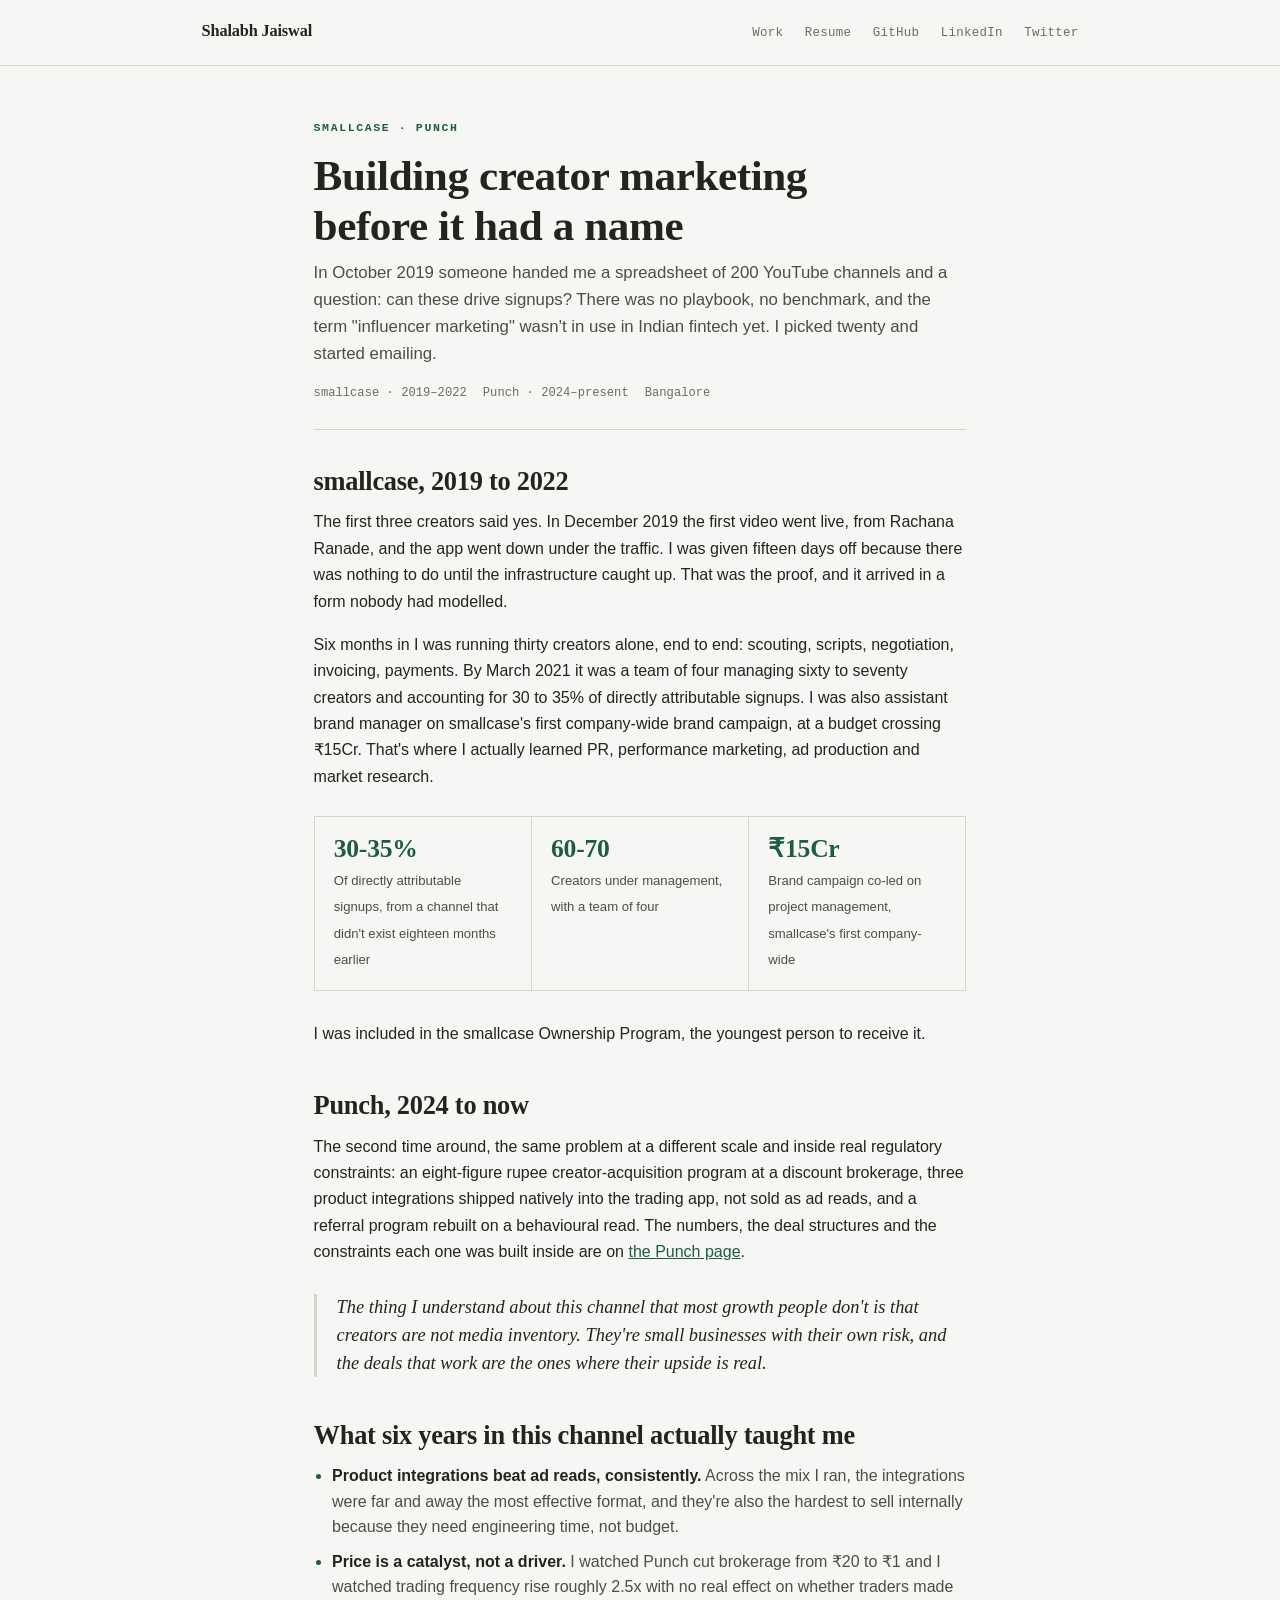
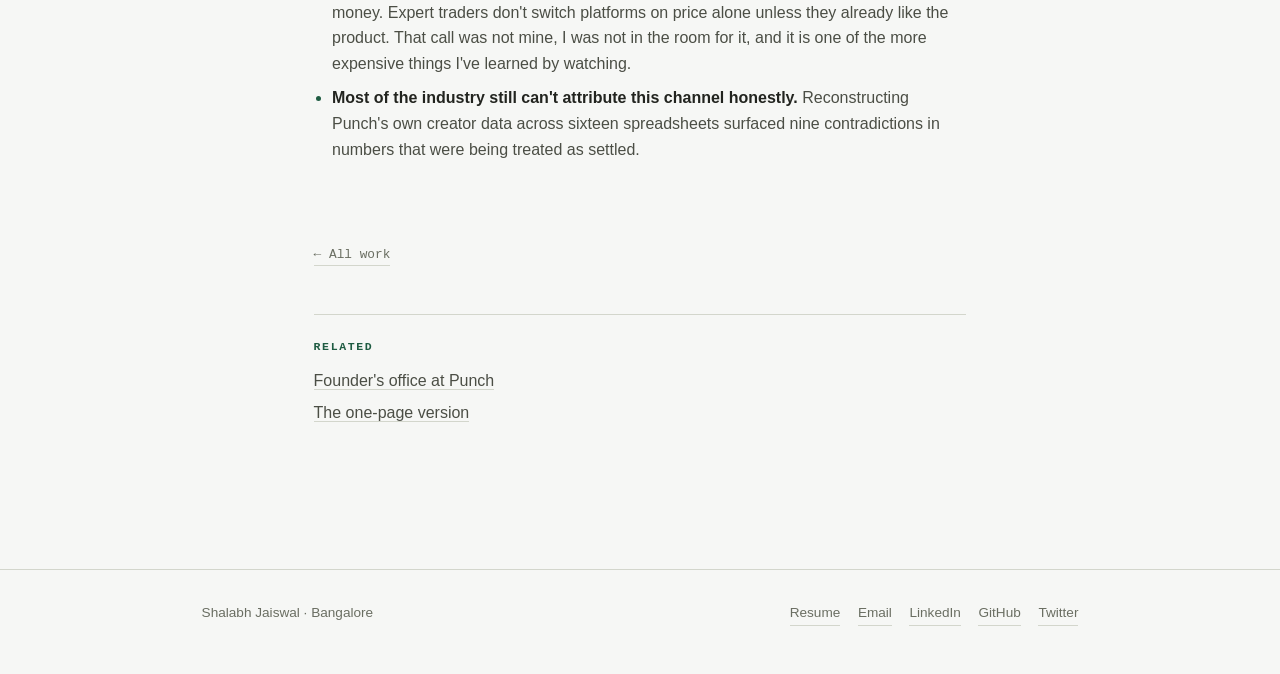
<file: work/creator-function.html>
<!doctype html>
<html lang="en">
<head>
<meta charset="utf-8">
<meta name="viewport" content="width=device-width,initial-scale=1">
<title>Building creator marketing before it had a name — Shalabh Jaiswal</title>
<meta name="description" content="From one hypothesis in October 2019 to 30-35% of attributable signups at smallcase, then the same problem again at eight-figure scale at Punch.">
<link rel="stylesheet" href="/site.css?v=9">
<link rel="icon" href="data:image/svg+xml,<svg xmlns='http://www.w3.org/2000/svg' viewBox='0 0 100 100'><text y='.9em' font-size='90'>◆</text></svg>">
<script defer src="https://cloud.umami.is/script.js" data-website-id="ded01265-19cd-499c-8be3-00ae77779832"></script>
</head>
<body>
<a class="skip" href="#main">Skip to content</a>

<header class="masthead">
  <div class="wrap wrap--wide">
    <a class="masthead-name" href="/">Shalabh Jaiswal</a>
    <nav class="nav" aria-label="Primary">
      <a href="/">Work</a>
      <a href="/resume.html">Resume</a>
      <a href="https://github.com/silentassasin-pm">GitHub</a>
      <a href="https://www.linkedin.com/in/shalabh-jaiswal1997/">LinkedIn</a>
      <a href="https://x.com/Not_so_shalabh">Twitter</a>
    </nav>
  </div>
</header>

<main id="main" class="page">
  <div class="wrap">

    <div class="case-head">
      <p class="eyebrow">smallcase · Punch</p>
      <h1>Building creator marketing before it had a name</h1>
      <p class="dek">
        In October 2019 someone handed me a spreadsheet of 200 YouTube channels and a question:
        can these drive signups? There was no playbook, no benchmark, and the term "influencer
        marketing" wasn't in use in Indian fintech yet. I picked twenty and started emailing.
      </p>
      <div class="case-meta">
        <span>smallcase · 2019–2022</span>
        <span>Punch · 2024–present</span>
        <span>Bangalore</span>
      </div>
    </div>

    <div class="section">
      <h2>smallcase, 2019 to 2022</h2>
      <p>
        The first three creators said yes. In December 2019 the first video went live, from Rachana
        Ranade, and the app went down under the traffic. I was given fifteen days off because there was
        nothing to do until the infrastructure caught up. That was the proof, and it arrived in a form
        nobody had modelled.
      </p>
      <p>
        Six months in I was running thirty creators alone, end to end: scouting, scripts, negotiation,
        invoicing, payments. By March 2021 it was a team of four managing sixty to seventy creators and
        accounting for 30 to 35% of directly attributable signups. I was also assistant brand manager on
        smallcase's first company-wide brand campaign, at a budget crossing ₹15Cr. That's where I actually
        learned PR, performance marketing, ad production and market research.
      </p>

      <div class="figures">
        <div class="figure">
          <span class="n">30-35%</span>
          <span class="l">Of directly attributable signups, from a channel that didn't exist eighteen months earlier</span>
        </div>
        <div class="figure">
          <span class="n">60-70</span>
          <span class="l">Creators under management, with a team of four</span>
        </div>
        <div class="figure">
          <span class="n">₹15Cr</span>
          <span class="l">Brand campaign co-led on project management, smallcase's first company-wide</span>
        </div>
      </div>

      <p>
        I was included in the smallcase Ownership Program, the youngest person to receive it.
      </p>

    </div>

    <div class="section">
      <h2>Punch, 2024 to now</h2>
      <p>
        The second time around, the same problem at a different scale and inside real regulatory
        constraints: an eight-figure rupee creator-acquisition program at a discount brokerage, three
        product integrations shipped natively into the trading app, not sold as ad reads, and a
        referral program rebuilt on a behavioural read. The numbers, the deal structures and the
        constraints each one was built inside are on
        <a href="/work/punch-ai-systems.html#creator-program">the Punch page</a>.
      </p>

      <p class="pull">
        The thing I understand about this channel that most growth people don't is that creators are not
        media inventory. They're small businesses with their own risk, and the deals that work are the
        ones where their upside is real.
      </p>
    </div>

    <div class="section">
      <h2>What six years in this channel actually taught me</h2>
      <ul class="list">
        <li>
          <strong>Product integrations beat ad reads, consistently.</strong> Across the mix I ran, the
          integrations were far and away the most effective format, and they're also the hardest to
          sell internally because they need engineering time, not budget.
        </li>
        <li>
          <strong>Price is a catalyst, not a driver.</strong> I watched Punch cut brokerage from ₹20 to
          ₹1 and I watched trading frequency rise roughly 2.5x with no real effect on whether traders
          made money. Expert traders don't switch platforms on price alone unless they already like the
          product. That call was not mine, I was not in the room for it, and it is one of the more
          expensive things I've learned by watching.
        </li>
        <li>
          <strong>Most of the industry still can't attribute this channel honestly.</strong>
          Reconstructing Punch's own creator data across sixteen spreadsheets surfaced nine
          contradictions in numbers that were being treated as settled.
        </li>
      </ul>
    </div>

    <a class="backlink" href="/">← All work</a>

    <div class="also">
      <p class="eyebrow">Related</p>
      <ul>
        <li><a href="/work/punch-ai-systems.html">Founder's office at Punch</a></li>
        <li><a href="/resume.html">The one-page version</a></li>
      </ul>
    </div>

  </div>
</main>

<footer class="foot">
  <div class="wrap wrap--wide">
    <span>Shalabh Jaiswal · Bangalore</span>
    <span class="foot-links">
      <a href="/resume.html">Resume</a>
      <a href="mailto:shalabhjaiswal421@gmail.com">Email</a>
      <a href="https://www.linkedin.com/in/shalabh-jaiswal1997/">LinkedIn</a>
      <a href="https://github.com/silentassasin-pm">GitHub</a>
      <a href="https://x.com/Not_so_shalabh">Twitter</a>
    </span>
  </div>
</footer>

<script>
/* Scroll depth, reported to Umami as scroll-25/50/75/100. Fires once per
   threshold per pageview. Time on page reads as 0 for the last page in a
   session, which is usually a case study, so this is the honest measure of
   whether anyone reached the bottom. If the beacon is blocked these calls
   no-op and the page is unaffected. */
(function () {
  var marks = [25, 50, 75, 100], hit = {}, timer = null;
  function check() {
    var d = document.documentElement;
    var max = d.scrollHeight - d.clientHeight;
    var pct = max <= 0 ? 100 : Math.round((d.scrollTop / max) * 100);
    for (var i = 0; i < marks.length; i++) {
      if (pct >= marks[i] && !hit[marks[i]]) {
        hit[marks[i]] = true;
        try { window.umami && window.umami.track('scroll-' + marks[i]); } catch (e) {}
      }
    }
  }
  addEventListener('scroll', function () {
    if (timer) return;
    timer = setTimeout(function () { timer = null; check(); }, 200);
  }, { passive: true });
  addEventListener('load', check);
})();
</script>

</body>
</html>
</file>
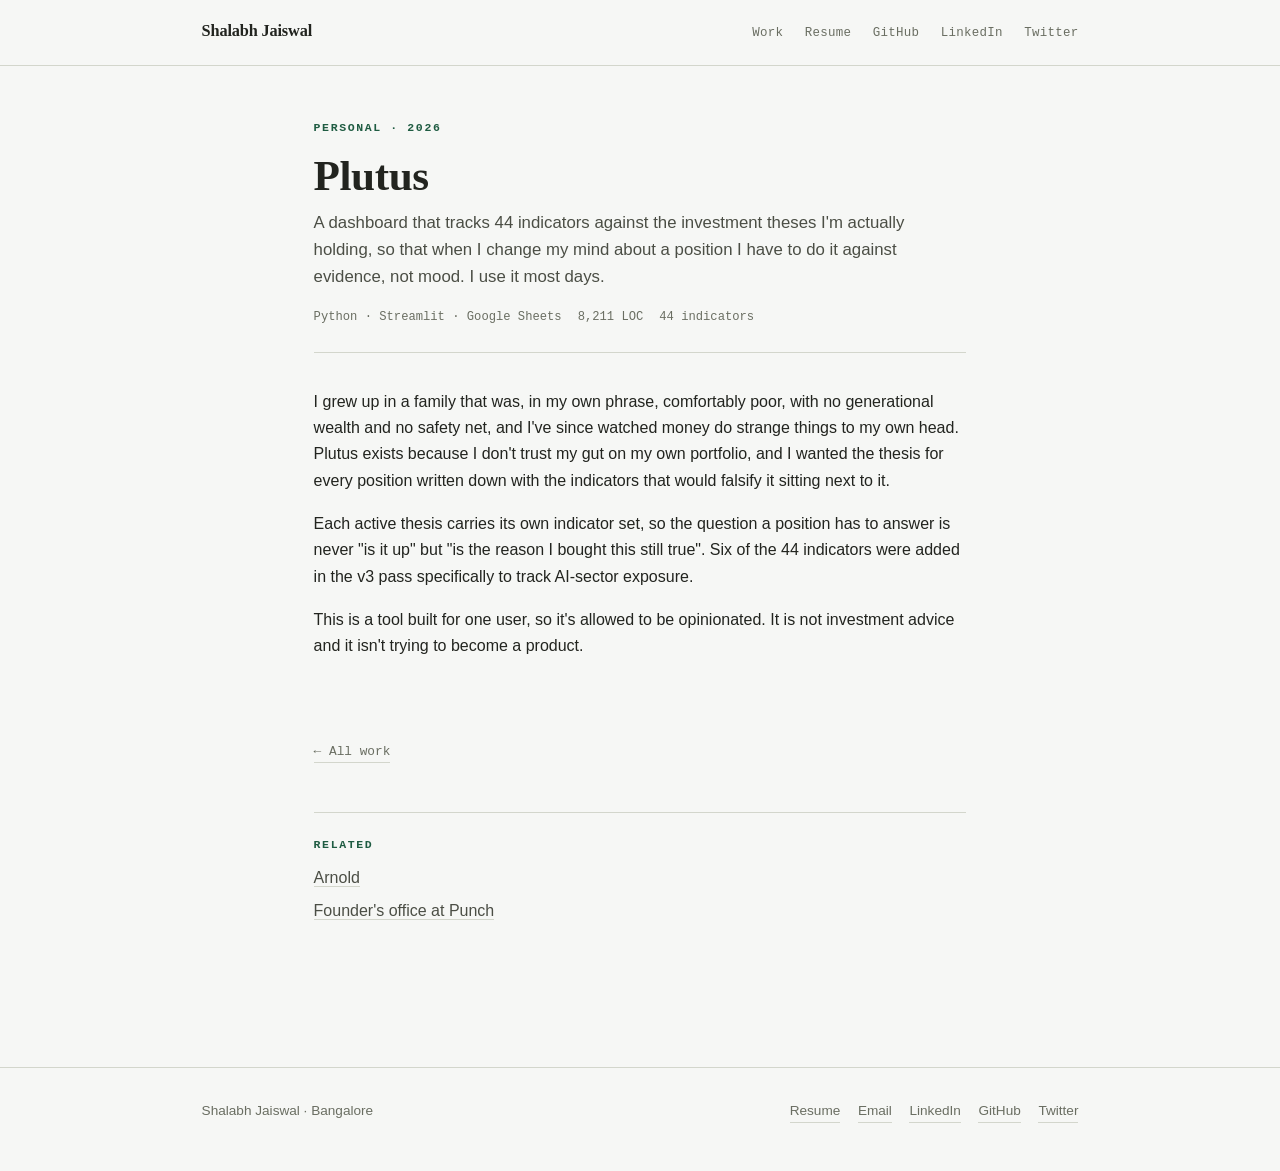
<file: work/plutus.html>
<!doctype html>
<html lang="en">
<head>
<meta charset="utf-8">
<meta name="viewport" content="width=device-width,initial-scale=1">
<title>Plutus — Shalabh Jaiswal</title>
<meta name="description" content="A personal investment dashboard tracking 44 indicators against the investment theses I'm actually holding. In daily use.">
<link rel="stylesheet" href="/site.css?v=9">
<link rel="icon" href="data:image/svg+xml,<svg xmlns='http://www.w3.org/2000/svg' viewBox='0 0 100 100'><text y='.9em' font-size='90'>◆</text></svg>">
<script defer src="https://cloud.umami.is/script.js" data-website-id="ded01265-19cd-499c-8be3-00ae77779832"></script>
</head>
<body>
<a class="skip" href="#main">Skip to content</a>

<header class="masthead">
  <div class="wrap wrap--wide">
    <a class="masthead-name" href="/">Shalabh Jaiswal</a>
    <nav class="nav" aria-label="Primary">
      <a href="/">Work</a>
      <a href="/resume.html">Resume</a>
      <a href="https://github.com/silentassasin-pm">GitHub</a>
      <a href="https://www.linkedin.com/in/shalabh-jaiswal1997/">LinkedIn</a>
      <a href="https://x.com/Not_so_shalabh">Twitter</a>
    </nav>
  </div>
</header>

<main id="main" class="page">
  <div class="wrap">

    <div class="case-head">
      <p class="eyebrow">Personal · 2026</p>
      <h1>Plutus</h1>
      <p class="dek">
        A dashboard that tracks 44 indicators against the investment theses I'm actually holding, so
        that when I change my mind about a position I have to do it against evidence, not mood.
        I use it most days.
      </p>
      <div class="case-meta">
        <span>Python · Streamlit · Google Sheets</span>
        <span>8,211 LOC</span>
        <span>44 indicators</span>
      </div>
    </div>

    <div class="section">
      <p>
        I grew up in a family that was, in my own phrase, comfortably poor, with no generational wealth
        and no safety net, and I've since watched money do strange things to my own head. Plutus exists
        because I don't trust my gut on my own portfolio, and I wanted the thesis for every position
        written down with the indicators that would falsify it sitting next to it.
      </p>
      <p>
        Each active thesis carries its own indicator set, so the question a position has to answer is
        never "is it up" but "is the reason I bought this still true". Six of the 44 indicators were
        added in the v3 pass specifically to track AI-sector exposure.
      </p>

      <p>
        This is a tool built for one user, so it's allowed to be opinionated. It is
        not investment advice and it isn't trying to become a product.
      </p>
    </div>

    <a class="backlink" href="/">← All work</a>

    <div class="also">
      <p class="eyebrow">Related</p>
      <ul>
        <li><a href="/work/arnold.html">Arnold</a></li>
        <li><a href="/work/punch-ai-systems.html">Founder's office at Punch</a></li>
      </ul>
    </div>

  </div>
</main>

<footer class="foot">
  <div class="wrap wrap--wide">
    <span>Shalabh Jaiswal · Bangalore</span>
    <span class="foot-links">
      <a href="/resume.html">Resume</a>
      <a href="mailto:shalabhjaiswal421@gmail.com">Email</a>
      <a href="https://www.linkedin.com/in/shalabh-jaiswal1997/">LinkedIn</a>
      <a href="https://github.com/silentassasin-pm">GitHub</a>
      <a href="https://x.com/Not_so_shalabh">Twitter</a>
    </span>
  </div>
</footer>

<script>
/* Scroll depth, reported to Umami as scroll-25/50/75/100. Fires once per
   threshold per pageview. Time on page reads as 0 for the last page in a
   session, which is usually a case study, so this is the honest measure of
   whether anyone reached the bottom. If the beacon is blocked these calls
   no-op and the page is unaffected. */
(function () {
  var marks = [25, 50, 75, 100], hit = {}, timer = null;
  function check() {
    var d = document.documentElement;
    var max = d.scrollHeight - d.clientHeight;
    var pct = max <= 0 ? 100 : Math.round((d.scrollTop / max) * 100);
    for (var i = 0; i < marks.length; i++) {
      if (pct >= marks[i] && !hit[marks[i]]) {
        hit[marks[i]] = true;
        try { window.umami && window.umami.track('scroll-' + marks[i]); } catch (e) {}
      }
    }
  }
  addEventListener('scroll', function () {
    if (timer) return;
    timer = setTimeout(function () { timer = null; check(); }, 200);
  }, { passive: true });
  addEventListener('load', check);
})();
</script>

</body>
</html>
</file>
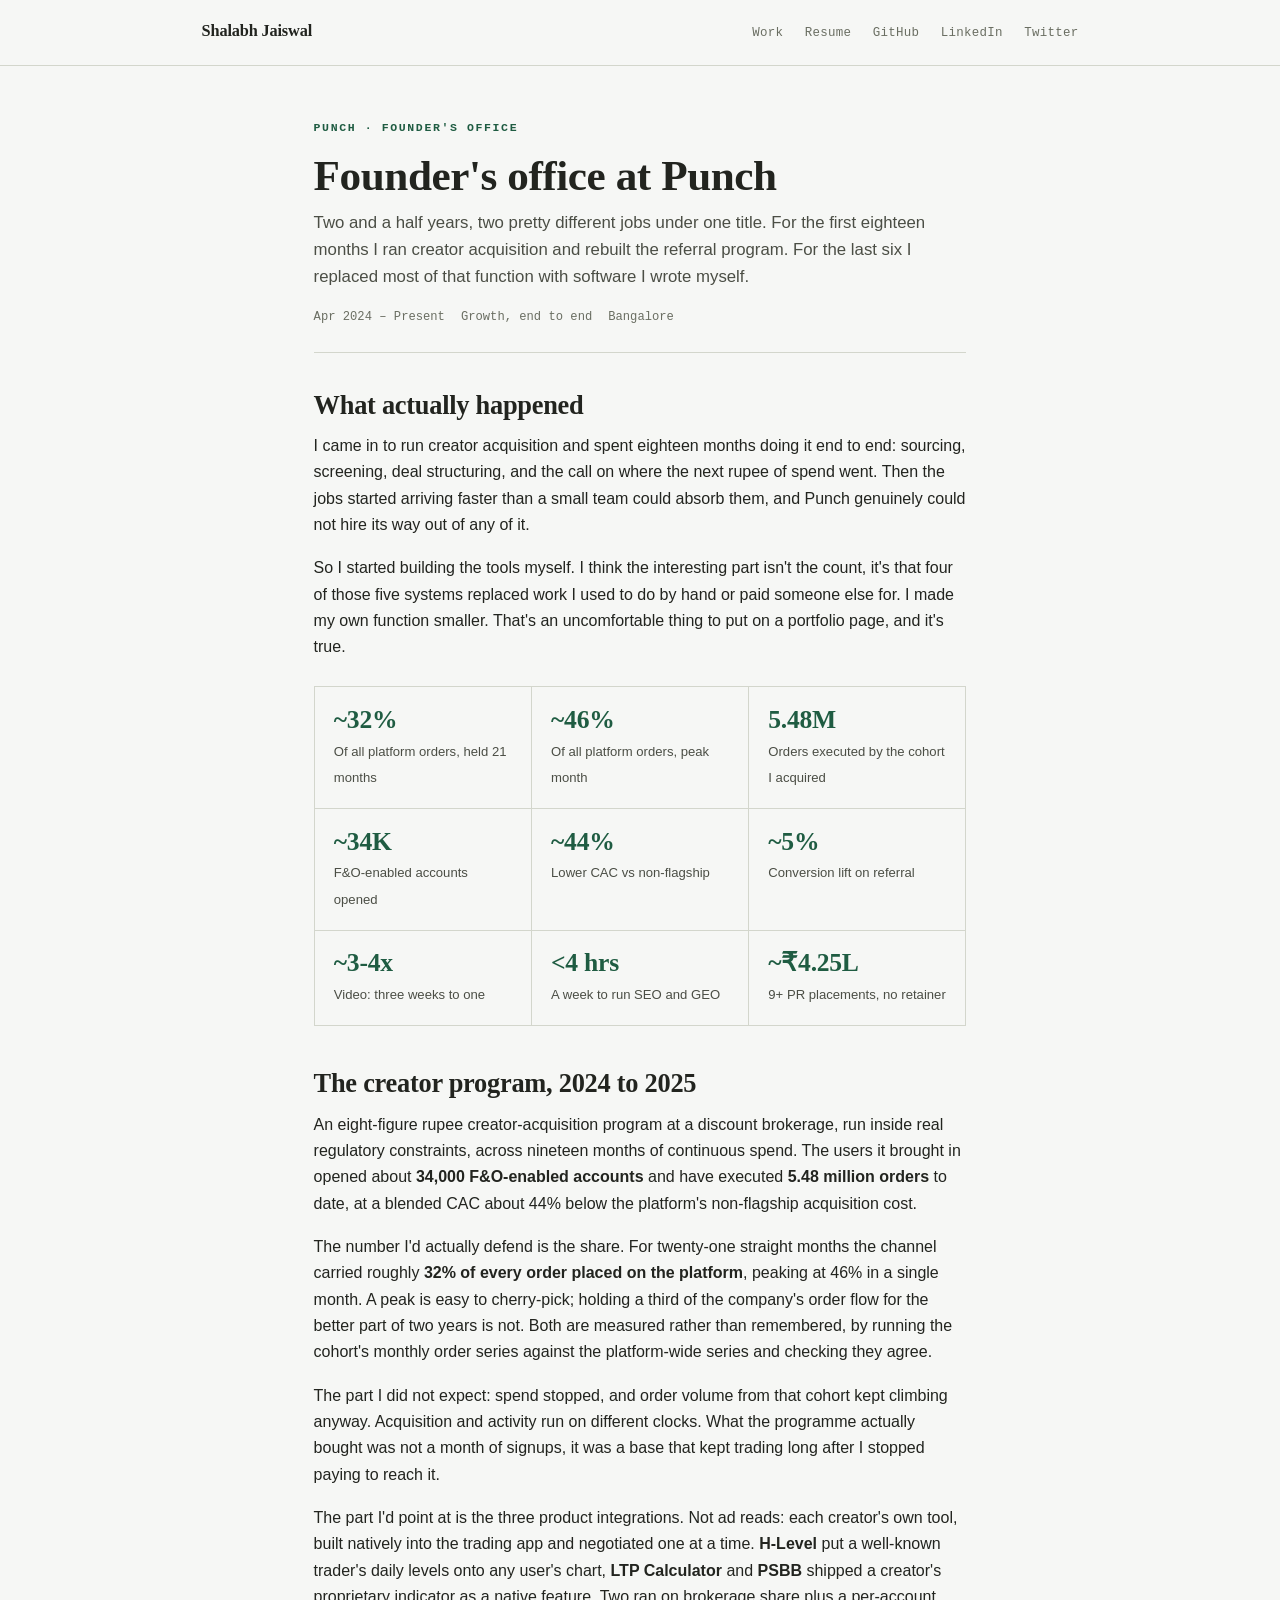
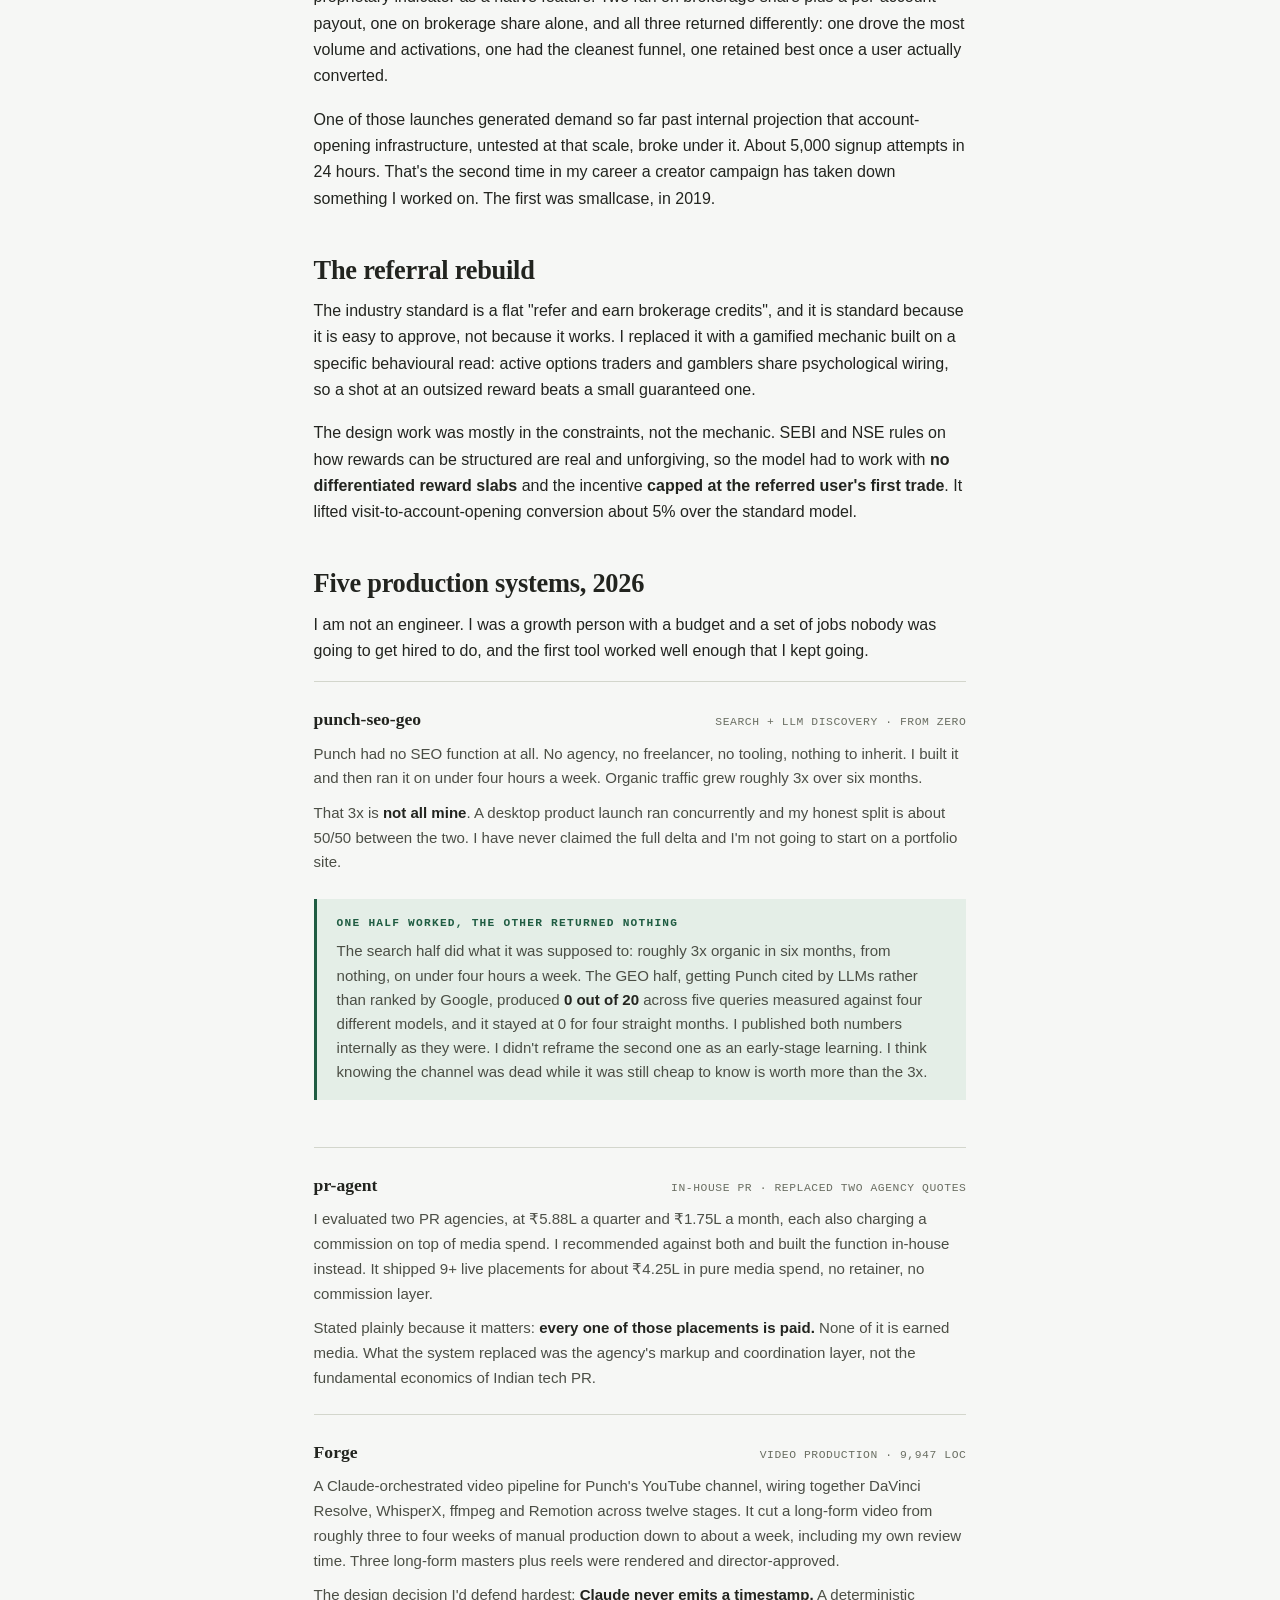
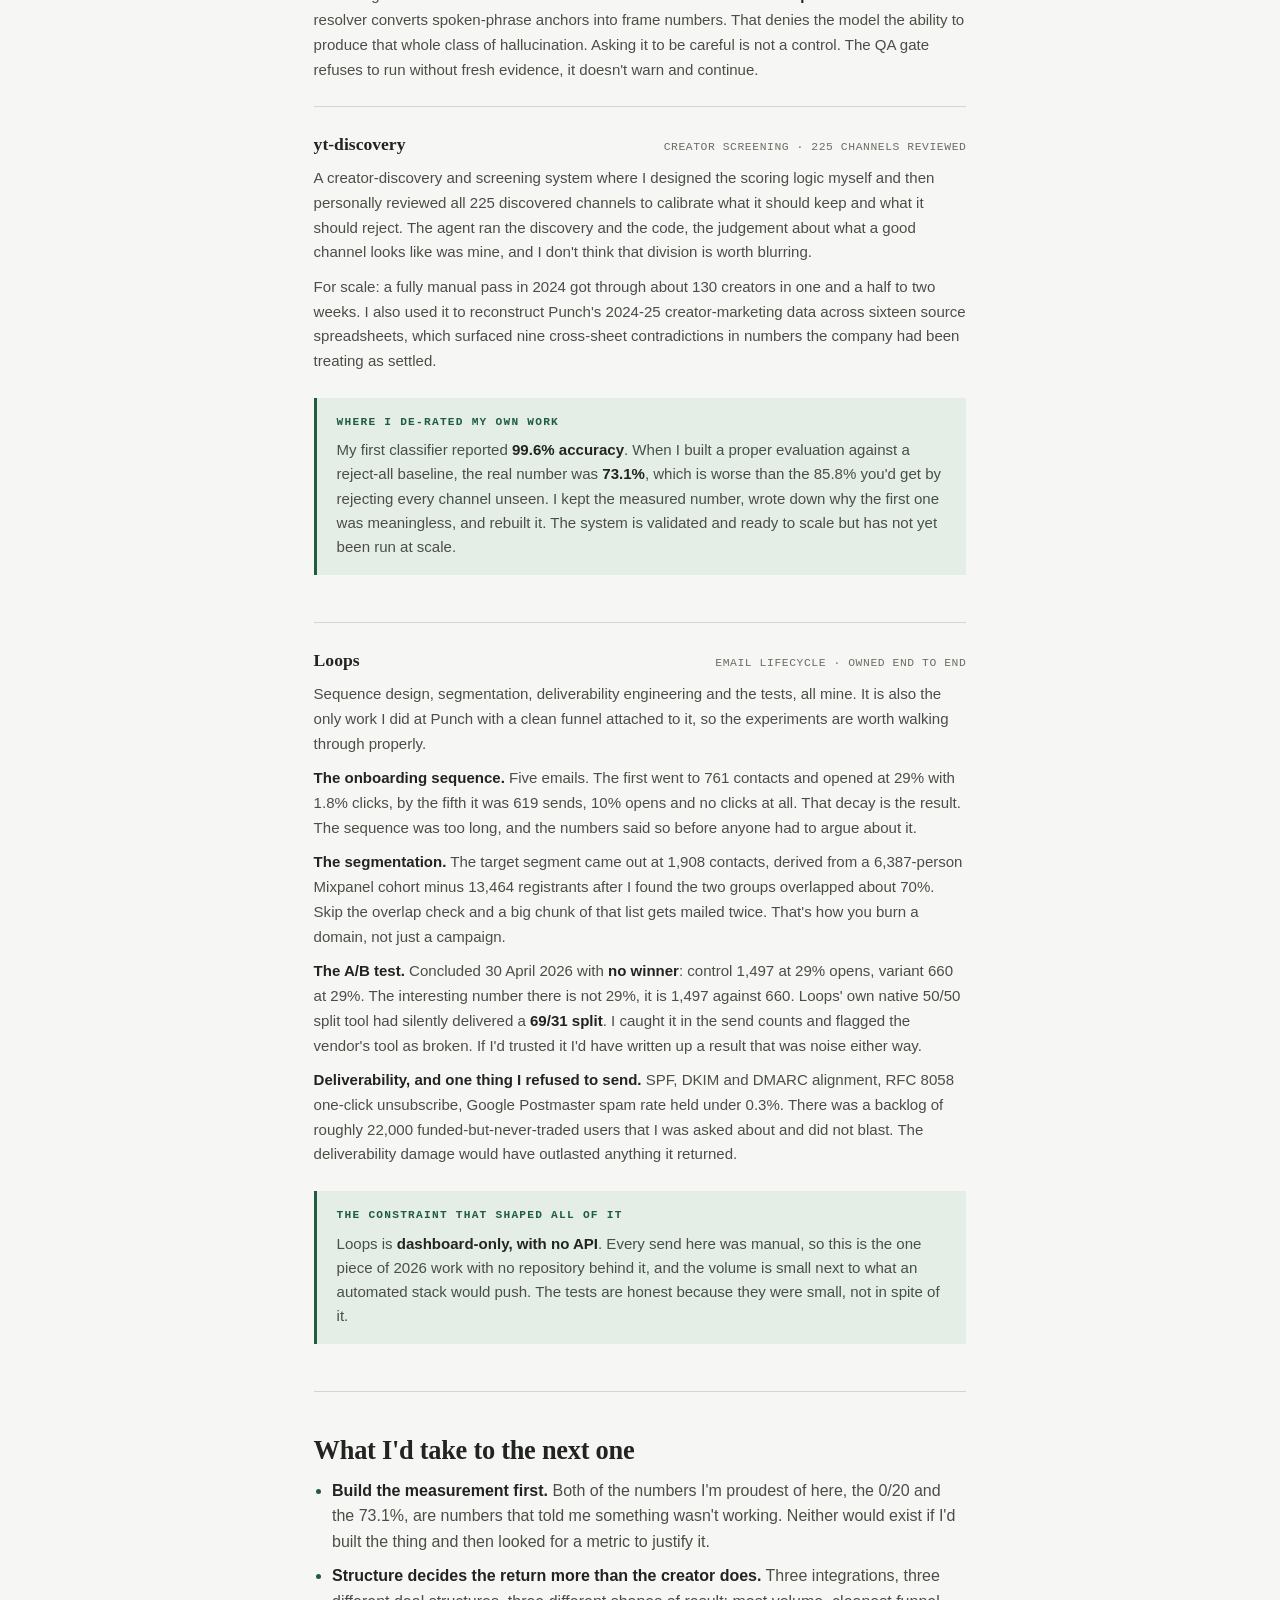
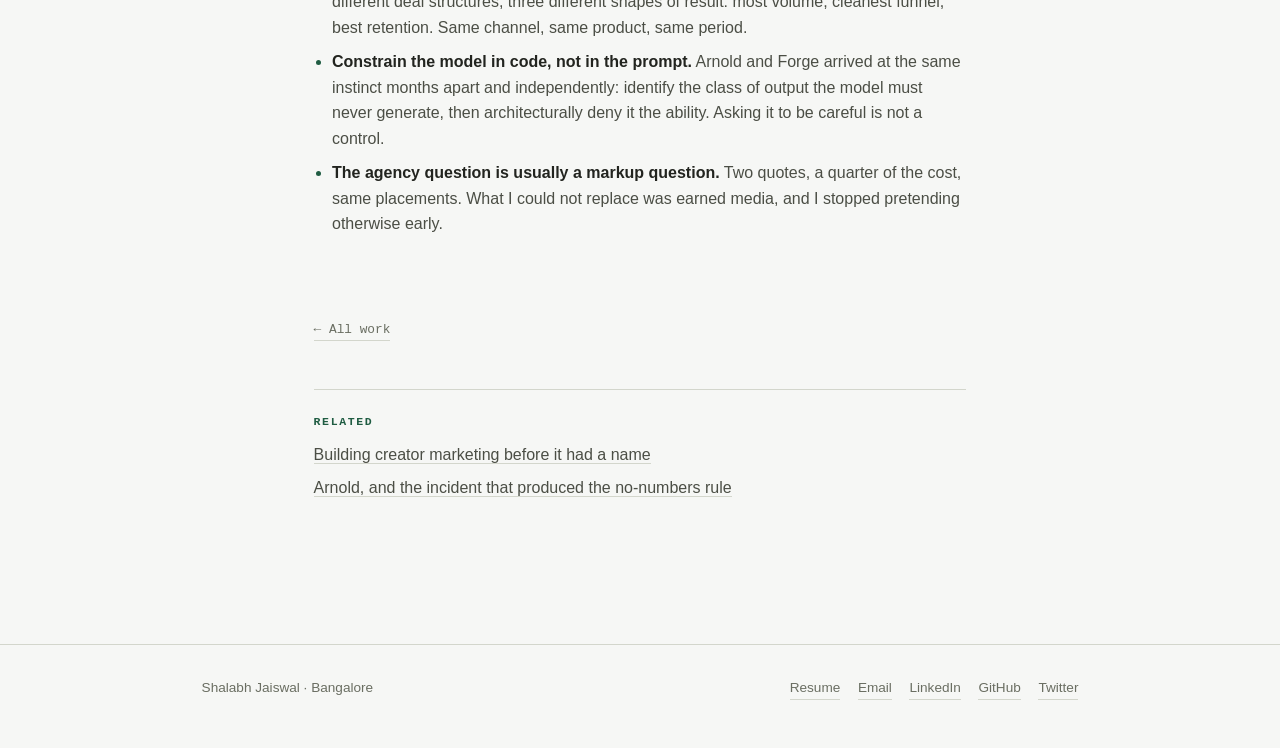
<file: work/punch-ai-systems.html>
<!doctype html>
<html lang="en">
<head>
<meta charset="utf-8">
<meta name="viewport" content="width=device-width,initial-scale=1">
<title>Founder's office at Punch — Shalabh Jaiswal</title>
<meta name="description" content="Two and a half years at Punch: an eight-figure creator-acquisition program, a referral rebuild engineered inside SEBI constraints, and five production systems built in the last six months. Including the results that came back flat.">
<link rel="stylesheet" href="/site.css?v=9">
<link rel="icon" href="data:image/svg+xml,<svg xmlns='http://www.w3.org/2000/svg' viewBox='0 0 100 100'><text y='.9em' font-size='90'>◆</text></svg>">
<script defer src="https://cloud.umami.is/script.js" data-website-id="ded01265-19cd-499c-8be3-00ae77779832"></script>
</head>
<body>
<a class="skip" href="#main">Skip to content</a>

<header class="masthead">
  <div class="wrap wrap--wide">
    <a class="masthead-name" href="/">Shalabh Jaiswal</a>
    <nav class="nav" aria-label="Primary">
      <a href="/">Work</a>
      <a href="/resume.html">Resume</a>
      <a href="https://github.com/silentassasin-pm">GitHub</a>
      <a href="https://www.linkedin.com/in/shalabh-jaiswal1997/">LinkedIn</a>
      <a href="https://x.com/Not_so_shalabh">Twitter</a>
    </nav>
  </div>
</header>

<main id="main" class="page">
  <div class="wrap">

    <div class="case-head">
      <p class="eyebrow">Punch · Founder's office</p>
      <h1>Founder's office at Punch</h1>
      <p class="dek">
        Two and a half years, two pretty different jobs under one title. For the first eighteen months I
        ran creator acquisition and rebuilt the referral program. For the last six I replaced most of
        that function with software I wrote myself.
      </p>
      <div class="case-meta">
        <span>Apr 2024 – Present</span>
        <span>Growth, end to end</span>
        <span>Bangalore</span>
      </div>
    </div>

    <div class="section">
      <h2>What actually happened</h2>
      <p>
        I came in to run creator acquisition and spent eighteen months doing it end to end: sourcing,
        screening, deal structuring, and the call on where the next rupee of spend went. Then the jobs
        started arriving faster than a small team could absorb them, and Punch genuinely could not hire its way
        out of any of it.
      </p>
      <p>
        So I started building the tools myself. I think the interesting part isn't the count, it's that
        four of those five systems replaced work I used to do by hand or paid someone else for. I
        made my own function smaller. That's an uncomfortable thing to put on a portfolio page, and
        it's true.
      </p>

      <div class="figures">
        <div class="figure">
          <span class="n">~32%</span>
          <span class="l">Of all platform orders, held 21 months</span>
        </div>
        <div class="figure">
          <span class="n">~46%</span>
          <span class="l">Of all platform orders, peak month</span>
        </div>
        <div class="figure">
          <span class="n">5.48M</span>
          <span class="l">Orders executed by the cohort I acquired</span>
        </div>
        <div class="figure">
          <span class="n">~34K</span>
          <span class="l">F&amp;O-enabled accounts opened</span>
        </div>
        <div class="figure">
          <span class="n">~44%</span>
          <span class="l">Lower CAC vs non-flagship</span>
        </div>
        <div class="figure">
          <span class="n">~5%</span>
          <span class="l">Conversion lift on referral</span>
        </div>
        <div class="figure">
          <span class="n">~3-4x</span>
          <span class="l">Video: three weeks to one</span>
        </div>
        <div class="figure">
          <span class="n">&lt;4 hrs</span>
          <span class="l">A week to run SEO and GEO</span>
        </div>
        <div class="figure">
          <span class="n">~₹4.25L</span>
          <span class="l">9+ PR placements, no retainer</span>
        </div>
      </div>
    </div>

    <div class="section" id="creator-program">
      <h2>The creator program, 2024 to 2025</h2>
      <p>
        An eight-figure rupee creator-acquisition program at a discount brokerage, run inside real
        regulatory constraints, across nineteen months of continuous spend. The users it brought in
        opened about <strong>34,000 F&amp;O-enabled accounts</strong> and have executed
        <strong>5.48 million orders</strong> to date, at a blended CAC about 44% below the platform's
        non-flagship acquisition cost.
      </p>
      <p>
        The number I'd actually defend is the share. For twenty-one straight months the channel
        carried roughly <strong>32% of every order placed on the platform</strong>, peaking at 46% in
        a single month. A peak is easy to cherry-pick; holding a third of the company's order flow for
        the better part of two years is not. Both are measured rather than remembered, by running the
        cohort's monthly order series against the platform-wide series and checking they agree.
      </p>
      <p>
        The part I did not expect: spend stopped, and order volume from that cohort kept climbing
        anyway. Acquisition and activity run on different clocks. What the programme actually bought
        was not a month of signups, it was a base that kept trading long after I stopped paying to
        reach it.
      </p>
      <p>
        The part I'd point at is the three product integrations. Not ad reads: each creator's own tool,
        built natively into the trading app and negotiated one at a time. <strong>H-Level</strong> put a
        well-known trader's daily levels onto any user's chart, <strong>LTP Calculator</strong> and
        <strong>PSBB</strong> shipped a creator's proprietary indicator as a native feature. Two ran on
        brokerage share plus a per-account payout, one on brokerage share alone, and all three returned
        differently: one drove the most volume and activations, one had the cleanest funnel, one
        retained best once a user actually converted.
      </p>
      <p>
        One of those launches generated demand so far past internal projection that account-opening
        infrastructure, untested at that scale, broke under it. About 5,000 signup attempts in
        24 hours. That's the second time in my career a creator campaign has taken down something I
        worked on. The first was smallcase, in 2019.
      </p>
    </div>

    <div class="section" id="referral">
      <h2>The referral rebuild</h2>
      <p>
        The industry standard is a flat "refer and earn brokerage credits", and it is standard because
        it is easy to approve, not because it works. I replaced it with a gamified mechanic built on a
        specific behavioural read: active options traders and gamblers share psychological wiring, so a
        shot at an outsized reward beats a small guaranteed one.
      </p>
      <p>
        The design work was mostly in the constraints, not the mechanic. SEBI and NSE rules on
        how rewards can be structured are real and unforgiving, so the model had to work with
        <strong>no differentiated reward slabs</strong> and the incentive <strong>capped at the
        referred user's first trade</strong>. It lifted visit-to-account-opening conversion about 5%
        over the standard model.
      </p>
    </div>

    <div class="section">
      <h2>Five production systems, 2026</h2>
      <p>
        I am not an engineer. I was a growth person with a budget and a set of jobs nobody was going to
        get hired to do, and the first tool worked well enough that I kept going.
      </p>

      <div class="system" id="punch-seo-geo">
        <div class="system-head">
          <span class="system-name">punch-seo-geo</span>
          <span class="system-tag">Search + LLM discovery · from zero</span>
        </div>
        <p>
          Punch had no SEO function at all. No agency, no freelancer, no tooling, nothing to inherit.
          I built it and then ran it on under four hours a week. Organic traffic grew roughly 3x over
          six months.
        </p>
        <p>
          That 3x is <strong>not all mine</strong>. A desktop product launch ran concurrently and my
          honest split is about 50/50 between the two. I have never claimed the full delta and I'm not
          going to start on a portfolio site.
        </p>
        <div class="caveat">
          <span class="caveat-label">One half worked, the other returned nothing</span>
          <p>
            The search half did what it was supposed to: roughly 3x organic in six months, from
            nothing, on under four hours a week. The GEO half, getting Punch cited by LLMs rather than
            ranked by Google, produced <strong>0 out of 20</strong> across five queries measured
            against four different models, and it stayed at 0 for four straight months. I published both numbers
            internally as they were. I didn't reframe the second one as an early-stage learning. I
            think knowing the channel was dead while it was still cheap to know is worth more than
            the 3x.
          </p>
        </div>
      </div>

      <div class="system" id="pr-agent">
        <div class="system-head">
          <span class="system-name">pr-agent</span>
          <span class="system-tag">In-house PR · replaced two agency quotes</span>
        </div>
        <p>
          I evaluated two PR agencies, at ₹5.88L a quarter and ₹1.75L a month, each also charging a
          commission on top of media spend. I recommended against both and built the function in-house
          instead. It shipped 9+ live placements for about ₹4.25L in pure media spend, no retainer, no
          commission layer.
        </p>
        <p>
          Stated plainly because it matters: <strong>every one of those placements is paid.</strong>
          None of it is earned media. What the system replaced was the agency's markup and coordination
          layer, not the fundamental economics of Indian tech PR.
        </p>
      </div>

      <div class="system" id="forge">
        <div class="system-head">
          <span class="system-name">Forge</span>
          <span class="system-tag">Video production · 9,947 LOC</span>
        </div>
        <p>
          A Claude-orchestrated video pipeline for Punch's YouTube channel, wiring together DaVinci
          Resolve, WhisperX, ffmpeg and Remotion across twelve stages. It cut a long-form video from
          roughly three to four weeks of manual production down to about a week, including my own
          review time. Three long-form masters plus reels were rendered and director-approved.
        </p>
        <p>
          The design decision I'd defend hardest: <strong>Claude never emits a timestamp.</strong> A
          deterministic resolver converts spoken-phrase anchors into frame numbers. That denies the model the
          ability to produce that whole class of hallucination. Asking it to be careful is not a
          control. The QA gate refuses to run without fresh evidence, it doesn't warn and continue.
        </p>
      </div>

      <div class="system" id="yt-discovery">
        <div class="system-head">
          <span class="system-name">yt-discovery</span>
          <span class="system-tag">Creator screening · 225 channels reviewed</span>
        </div>
        <p>
          A creator-discovery and screening system where I designed the scoring logic myself and then
          personally reviewed all 225 discovered channels to calibrate what it should keep and what it
          should reject. The agent ran the discovery and the code, the judgement about what a good
          channel looks like was mine, and I don't think that division is worth blurring.
        </p>
        <p>
          For scale: a fully manual pass in 2024 got through about 130 creators in one and a half to
          two weeks. I also used it to reconstruct Punch's 2024-25 creator-marketing data across
          sixteen source spreadsheets, which surfaced nine cross-sheet contradictions in numbers the
          company had been treating as settled.
        </p>
        <div class="caveat">
          <span class="caveat-label">Where I de-rated my own work</span>
          <p>
            My first classifier reported <strong>99.6% accuracy</strong>. When I built a proper
            evaluation against a reject-all baseline, the real number was <strong>73.1%</strong>, which
            is worse than the 85.8% you'd get by rejecting every channel unseen. I kept the measured
            number, wrote down why the first one was meaningless, and rebuilt it. The system is
            validated and ready to scale but has not yet been run at scale.
          </p>
        </div>
      </div>

      <div class="system" id="loops">
        <div class="system-head">
          <span class="system-name">Loops</span>
          <span class="system-tag">Email lifecycle · owned end to end</span>
        </div>
        <p>
          Sequence design, segmentation, deliverability engineering and the tests, all mine. It is also
          the only work I did at Punch with a clean funnel attached to it, so the experiments are worth
          walking through properly.
        </p>
        <p>
          <strong>The onboarding sequence.</strong> Five emails. The first went to 761 contacts and
          opened at 29% with 1.8% clicks, by the fifth it was 619 sends, 10% opens and no clicks at all.
          That decay is the result. The sequence was too long, and the numbers said so before anyone
          had to argue about it.
        </p>
        <p>
          <strong>The segmentation.</strong> The target segment came out at 1,908 contacts, derived
          from a 6,387-person Mixpanel cohort minus 13,464 registrants after I found the two groups
          overlapped about 70%. Skip the overlap check and a big chunk of that list gets mailed
          twice. That's how you burn a domain, not just a campaign.
        </p>
        <p>
          <strong>The A/B test.</strong> Concluded 30 April 2026 with <strong>no winner</strong>:
          control 1,497 at 29% opens, variant 660 at 29%. The interesting number there is not 29%, it
          is 1,497 against 660. Loops' own native 50/50 split tool had silently delivered a
          <strong>69/31 split</strong>. I caught it in the send counts and flagged the vendor's tool as
          broken. If I'd trusted it I'd have written up a result that was noise either way.
        </p>
        <p>
          <strong>Deliverability, and one thing I refused to send.</strong> SPF, DKIM and DMARC
          alignment, RFC 8058 one-click unsubscribe, Google Postmaster spam rate held under 0.3%.
          There was a backlog of roughly 22,000 funded-but-never-traded users that I was asked about and
          did not blast. The deliverability damage would have outlasted anything it returned.
        </p>
        <div class="caveat">
          <span class="caveat-label">The constraint that shaped all of it</span>
          <p>
            Loops is <strong>dashboard-only, with no API</strong>. Every send here was manual, so this
            is the one piece of 2026 work with no repository behind it, and the volume is small next
            to what an automated stack would push. The tests are honest because they were small, not
            in spite of it.
          </p>
        </div>
      </div>
    </div>

    <div class="section">
      <h2>What I'd take to the next one</h2>
      <ul class="list">
        <li>
          <strong>Build the measurement first.</strong> Both of the numbers I'm proudest of here, the
          0/20 and the 73.1%, are numbers that told me something wasn't working. Neither would exist
          if I'd built the thing and then looked for a metric to justify it.
        </li>
        <li>
          <strong>Structure decides the return more than the creator does.</strong> Three integrations,
          three different deal structures, three different shapes of result: most volume, cleanest
          funnel, best retention. Same channel, same product, same period.
        </li>
        <li>
          <strong>Constrain the model in code, not in the prompt.</strong> Arnold and Forge arrived at
          the same instinct months apart and independently: identify the class of output the model must
          never generate, then architecturally deny it the ability. Asking it to be careful is not a control.
        </li>
        <li>
          <strong>The agency question is usually a markup question.</strong> Two quotes, a quarter of
          the cost, same placements. What I could not replace was earned media, and I stopped
          pretending otherwise early.
        </li>
      </ul>
    </div>

    <a class="backlink" href="/">← All work</a>

    <div class="also">
      <p class="eyebrow">Related</p>
      <ul>
        <li><a href="/work/creator-function.html">Building creator marketing before it had a name</a></li>
        <li><a href="/work/arnold.html">Arnold, and the incident that produced the no-numbers rule</a></li>
      </ul>
    </div>

  </div>
</main>

<footer class="foot">
  <div class="wrap wrap--wide">
    <span>Shalabh Jaiswal · Bangalore</span>
    <span class="foot-links">
      <a href="/resume.html">Resume</a>
      <a href="mailto:shalabhjaiswal421@gmail.com">Email</a>
      <a href="https://www.linkedin.com/in/shalabh-jaiswal1997/">LinkedIn</a>
      <a href="https://github.com/silentassasin-pm">GitHub</a>
      <a href="https://x.com/Not_so_shalabh">Twitter</a>
    </span>
  </div>
</footer>

<script>
/* Scroll depth, reported to Umami as scroll-25/50/75/100. Fires once per
   threshold per pageview. Time on page reads as 0 for the last page in a
   session, which is usually a case study, so this is the honest measure of
   whether anyone reached the bottom. If the beacon is blocked these calls
   no-op and the page is unaffected. */
(function () {
  var marks = [25, 50, 75, 100], hit = {}, timer = null;
  function check() {
    var d = document.documentElement;
    var max = d.scrollHeight - d.clientHeight;
    var pct = max <= 0 ? 100 : Math.round((d.scrollTop / max) * 100);
    for (var i = 0; i < marks.length; i++) {
      if (pct >= marks[i] && !hit[marks[i]]) {
        hit[marks[i]] = true;
        try { window.umami && window.umami.track('scroll-' + marks[i]); } catch (e) {}
      }
    }
  }
  addEventListener('scroll', function () {
    if (timer) return;
    timer = setTimeout(function () { timer = null; check(); }, 200);
  }, { passive: true });
  addEventListener('load', check);
})();
</script>

</body>
</html>
</file>
<file: site.css>
/* ---------------------------------------------------------------------------
   shalabh.site — shared stylesheet

   Palette, type scale and print rules are carried over from
   career-next/resume-shalabh-jaiswal.html deliberately, so the site and the
   resume read as one identity. If you change a colour here, change it there.

   Structure: tokens → base → layout → components → pages → responsive.
   No build step, no dependencies, no JS. Every page links this one file.
--------------------------------------------------------------------------- */

/* --- tokens ---------------------------------------------------------------
   Full light palette lives on bare :root. The dark blocks below redefine only
   what changes, twice: once for the system preference (guarded so an explicit
   light choice still wins) and once for an explicit dark choice. Never give a
   colour its only definition inside a media block.
-------------------------------------------------------------------------- */
:root{
  --paper:#F6F7F5;
  --paper-edge:#E7E9E4;
  --ink:#22241F;
  --ink-soft:#4B4E45;
  --ink-faint:#6A6E62;
  --rule:#D3D6CC;
  --accent:#1F5C42;
  --accent-soft:#E4EEE7;

  --serif:ui-serif,Georgia,"Iowan Old Style","Palatino Linotype",serif;
  --sans:-apple-system,"SF Pro Text","Segoe UI",Helvetica,Arial,sans-serif;
  --mono:ui-monospace,"SF Mono","Cascadia Code",Menlo,Consolas,monospace;

  --measure:44rem;   /* reading column */
  --wide:58rem;      /* index + wide blocks */
}

@media (prefers-color-scheme: dark){
  :root:not([data-theme="light"]){
    --paper:#1B1D19;
    --paper-edge:#141610;
    --ink:#EAEBE4;
    --ink-soft:#B7BAAE;
    --ink-faint:#949A8B;
    --rule:#3A3E33;
    --accent:#6FBE97;
    --accent-soft:#233229;
  }
}
:root[data-theme="dark"]{
  --paper:#1B1D19;
  --paper-edge:#141610;
  --ink:#EAEBE4;
  --ink-soft:#B7BAAE;
  --ink-faint:#949A8B;
  --rule:#3A3E33;
  --accent:#6FBE97;
  --accent-soft:#233229;
}

/* --- base ---------------------------------------------------------------- */
*{box-sizing:border-box;}

html{
  /* Anchor links land under the sticky-ish header rather than behind it. */
  scroll-padding-top:2rem;
}

body{
  margin:0;
  background:var(--paper);
  color:var(--ink);
  font-family:var(--sans);
  font-size:1rem;
  line-height:1.65;
  -webkit-font-smoothing:antialiased;
  text-rendering:optimizeLegibility;
}

a{color:var(--accent);}
a:hover{text-decoration-thickness:2px;}

h1,h2,h3{font-family:var(--serif); font-weight:600; letter-spacing:-0.01em; text-wrap:balance;}
h1{font-size:clamp(2rem,5.5vw,2.7rem); line-height:1.15; margin:0 0 .6rem;}
h2{font-size:clamp(1.35rem,3.6vw,1.65rem); line-height:1.25; margin:0 0 .7rem;}
h3{font-size:1.06rem; line-height:1.35; margin:0 0 .35rem;}

p{margin:0 0 1.05rem;}
p:last-child{margin-bottom:0;}

strong{font-weight:600; color:var(--ink);}

.mono{font-family:var(--mono);}

/* Screen-reader-only. .skip is included here, not just in the :focus rule
   below, or the skip link renders visibly above the masthead on every page. */
.sr, .skip{
  position:absolute; width:1px; height:1px; padding:0; margin:-1px;
  overflow:hidden; clip:rect(0 0 0 0); white-space:nowrap; border:0;
}
.skip:focus{
  position:fixed; top:.6rem; left:.6rem; width:auto; height:auto;
  clip:auto; margin:0; padding:.5rem .85rem; z-index:10;
  background:var(--accent); color:var(--paper); border-radius:4px;
}

/* --- layout -------------------------------------------------------------- */
.wrap{
  max-width:var(--measure);
  margin:0 auto;
  padding:0 1.6rem;
}
.wrap--wide{max-width:var(--wide);}

.page{padding:3.2rem 0 4.5rem;}

/* --- site header / footer ------------------------------------------------ */
.masthead{
  border-bottom:1px solid var(--rule);
  padding:1.15rem 0;
  background:var(--paper);
}
.masthead .wrap{
  display:flex;
  align-items:baseline;
  justify-content:space-between;
  gap:1rem;
  flex-wrap:wrap;
}
.masthead-name{
  font-family:var(--serif);
  font-size:1.02rem;
  font-weight:600;
  color:var(--ink);
  text-decoration:none;
  letter-spacing:-0.01em;
}
.masthead-name:hover{color:var(--accent);}
.nav{
  display:flex;
  gap:1.35rem;
  font-family:var(--mono);
  font-size:.78rem;
  letter-spacing:.02em;
}
.nav a{
  color:var(--ink-faint);
  text-decoration:none;
  padding-bottom:2px;
  border-bottom:1px solid transparent;
}
.nav a:hover{color:var(--accent); border-color:var(--accent);}
.nav a[aria-current="page"]{color:var(--ink); border-color:var(--rule);}

.foot{
  border-top:1px solid var(--rule);
  margin-top:4rem;
  padding:2rem 0 3rem;
  font-size:.85rem;
  color:var(--ink-faint);
}
.foot .wrap{display:flex; justify-content:space-between; gap:1rem; flex-wrap:wrap;}
.foot a{color:var(--ink-faint); text-decoration:none; border-bottom:1px solid var(--rule);}
.foot a:hover{color:var(--accent); border-color:var(--accent);}
.foot-links{display:flex; gap:1.1rem; flex-wrap:wrap;}

/* --- eyebrow / section label --------------------------------------------- */
.eyebrow{
  font-family:var(--mono);
  font-size:.72rem;
  letter-spacing:.14em;
  text-transform:uppercase;
  font-weight:600;
  color:var(--accent);
  margin:0 0 .9rem;
}

/* --- home: the index card ------------------------------------------------
   The homepage is a single card, not a landing page: avatar, name, role, live
   status, one paragraph, then a three-column index. It carries no masthead and
   no footer, because at this length the index IS the navigation and a nav bar
   above it would just be a second copy of the Links column.

   Structural note on why this replaced the previous cards layout: five fat
   summary cards showed five things and half-answered them, so opening one felt
   optional. The index shows seventeen items in less vertical space, answers
   none of them, and puts the proof number in the meta line instead. Depth still
   exists, it just lives on the case-study pages where it always did.
-------------------------------------------------------------------------- */
.card-page{padding:4.5rem 0 5rem;}
.card-page .wrap{max-width:56rem;}

.ident{text-align:center; margin-bottom:2.4rem;}
.avatar{
  width:96px;
  height:96px;
  border-radius:22px;
  object-fit:cover;
  display:block;
  margin:0 auto 1.15rem;
  background:var(--accent-soft);
}
.card-page h1{font-size:clamp(1.7rem,4.4vw,2.1rem); margin:0 0 .5rem;}

.role{
  font-size:1rem;
  color:var(--ink-soft);
  margin:0 0 .25rem;
}
/* Faint on purpose. It is a signal of life, not a claim, and at full contrast
   it competes with the role line directly above it. */
.status{
  font-family:var(--mono);
  font-size:.78rem;
  color:var(--ink-faint);
  margin:0;
}

/* Centred as a block, ragged-right as text. Justifying or centring the lines
   themselves makes a paragraph this long much harder to scan. */
.bio{
  max-width:34rem;
  /* Tight gap between the two bio paragraphs; the last one carries the
     full run-out to the index below. */
  margin:0 auto 1.15rem;
  font-size:1.02rem;
  line-height:1.7;
  color:var(--ink-soft);
}
.bio:last-of-type{margin-bottom:3.4rem;}
.bio a{color:var(--ink); text-decoration:underline; text-underline-offset:3px;}
.bio a:hover{color:var(--accent);}

/* --- the three-column index ---------------------------------------------- */
.index{
  display:grid;
  grid-template-columns:1.15fr 1.5fr .42fr;
  gap:2.6rem;
  align-items:start;
}
.col h2{
  font-family:var(--mono);
  font-size:.72rem;
  font-weight:600;
  letter-spacing:.14em;
  text-transform:uppercase;
  color:var(--accent);
  margin:0 0 1.05rem;
}
.col ul{list-style:none; margin:0; padding:0;}
.col li{
  margin-bottom:1.05rem;
  font-size:.92rem;
  line-height:1.55;
  color:var(--ink-soft);
}
.col li:last-child{margin-bottom:0;}
.col a{
  color:var(--ink);
  font-weight:600;
  text-decoration:underline;
  text-underline-offset:3px;
  text-decoration-thickness:1px;
}
.col a:hover{color:var(--accent);}

/* The meta line is where the honesty lives now. The old .caveat block cannot
   survive this compression, so the caveat is compressed into the status
   instead: "half of it mine", "under baseline", "has never worked".

   Flex, not flowing text, and this is the fix for a real bug. The separator
   used to be a literal "·" typed between segments, and 10 of 12 meta lines
   wrapped, which left the dot stranded at the end of a line pointing at
   nothing. Here each segment is its own flex item and the dot is a ::before
   belonging to that item, so it can only ever sit immediately before its own
   text. A wrapped segment takes its dot with it to the next line.

   Segments are also written to fit: every one is under 34 characters, which
   holds a single line at this column width. */
.col .m{
  display:flex;
  flex-wrap:wrap;
  gap:0 .45rem;
  font-family:var(--mono);
  font-size:.75rem;
  line-height:1.5;
  color:var(--ink-faint);
  margin-top:.28rem;
}
.col .m > span + span::before{
  content:"·";
  margin-right:.45rem;
}

.col--links li{margin-bottom:.55rem;}

/* --- case-study page furniture ------------------------------------------- */
.case-head{
  border-bottom:1px solid var(--rule);
  padding-bottom:1.6rem;
  margin-bottom:2.2rem;
}
.case-head .dek{
  font-size:1.05rem;
  line-height:1.6;
  color:var(--ink-soft);
  margin:.5rem 0 1rem;
}
.case-meta{
  font-family:var(--mono);
  font-size:.76rem;
  color:var(--ink-faint);
  display:flex;
  flex-wrap:wrap;
  gap:.3rem 1rem;
}

.section{margin:0 0 2.6rem;}
.section:last-child{margin-bottom:0;}

/* Numbers strip. Deliberately capped at 3-4 per page; a wall of stat tiles
   reads as a pitch deck, and half of these have caveats that need the prose. */
/* Flex rather than grid, deliberately. With auto-fit grid columns, four tiles
   in a three-column row leave the fourth alone beside a dead cell, and because
   the 1px "borders" are really the container background showing through the
   gaps, that empty cell renders as a grey block. Flex makes the items on a
   short final row grow to fill the width instead. */
.figures{
  display:flex;
  flex-wrap:wrap;
  gap:1px;
  background:var(--rule);
  border:1px solid var(--rule);
  margin:1.6rem 0 1.9rem;
}
.figure{flex:1 1 11rem; background:var(--paper); padding:1.1rem 1.2rem;}
.figure .n{
  font-family:var(--serif);
  font-size:1.6rem;
  font-weight:600;
  color:var(--accent);
  letter-spacing:-0.01em;
  line-height:1.15;
  display:block;
  margin-bottom:.2rem;
}
.figure .l{
  font-size:.82rem;
  line-height:1.45;
  color:var(--ink-soft);
}

/* Body list used inside case studies. */
ul.list{margin:0 0 1.05rem; padding-left:1.15rem;}
ul.list li{margin-bottom:.55rem; color:var(--ink-soft); line-height:1.6;}
ul.list li::marker{color:var(--accent);}
ul.list li strong{color:var(--ink);}
ul.list li:last-child{margin-bottom:0;}

/* System entry inside the Punch page. */
.system{
  border-top:1px solid var(--rule);
  padding:1.45rem 0;
}
.system:last-of-type{border-bottom:1px solid var(--rule);}
.system-head{
  display:flex;
  justify-content:space-between;
  align-items:baseline;
  gap:1rem;
  flex-wrap:wrap;
  margin-bottom:.45rem;
}
.system-name{font-family:var(--serif); font-size:1.1rem; font-weight:600; color:var(--ink);}
.system-tag{
  font-family:var(--mono);
  font-size:.71rem;
  letter-spacing:.05em;
  text-transform:uppercase;
  color:var(--ink-faint);
}
.system p{font-size:.94rem; color:var(--ink-soft); margin-bottom:.6rem;}
.system p:last-child{margin-bottom:0;}

/* The honesty callout. This is the most load-bearing component on the site:
   every case study carries one, and it always states the thing that did not
   work. Styled to read as part of the page, not as a disclaimer to skip. */
.caveat{
  border-left:3px solid var(--accent);
  background:var(--accent-soft);
  padding:1rem 1.25rem;
  margin:1.5rem 0;
  font-size:.92rem;
  line-height:1.6;
  color:var(--ink-soft);
}
.caveat .caveat-label{
  display:block;
  font-family:var(--mono);
  font-size:.7rem;
  letter-spacing:.11em;
  text-transform:uppercase;
  color:var(--accent);
  margin-bottom:.4rem;
  font-weight:600;
}
.caveat strong{color:var(--ink);}
.caveat p:last-child{margin-bottom:0;}

/* Pull quote. */
.pull{
  font-family:var(--serif);
  font-size:1.15rem;
  line-height:1.5;
  color:var(--ink);
  border-left:3px solid var(--rule);
  padding-left:1.25rem;
  margin:1.8rem 0;
  font-style:italic;
}

/* Back link at the foot of a case study. */
.backlink{
  display:inline-block;
  margin-top:2.5rem;
  font-family:var(--mono);
  font-size:.8rem;
  color:var(--ink-faint);
  text-decoration:none;
  border-bottom:1px solid var(--rule);
}
.backlink:hover{color:var(--accent); border-color:var(--accent);}

/* Stack of related links. */
.also{
  border-top:1px solid var(--rule);
  margin-top:3rem;
  padding-top:1.4rem;
}
.also .eyebrow{margin-bottom:.7rem;}
.also ul{list-style:none; margin:0; padding:0;}
.also li{margin-bottom:.4rem;}
.also a{color:var(--ink-soft); text-decoration:none; border-bottom:1px solid var(--rule);}
.also a:hover{color:var(--accent); border-color:var(--accent);}

/* --- responsive ---------------------------------------------------------- */
@media (max-width:860px){
  /* Links is the first column to lose: it is four short items and reads fine
     as a row under the other two. Work and What I've built still need their
     own columns because their meta lines are long. */
  .index{grid-template-columns:1fr 1.3fr; gap:2rem;}
  .col--links{grid-column:1 / -1; border-top:1px solid var(--rule); padding-top:1.4rem;}
  .col--links ul{display:flex; flex-wrap:wrap; gap:1.2rem;}
  .col--links li{margin-bottom:0;}
}
@media (max-width:620px){
  .page{padding:2.4rem 0 3rem;}
  .card-page{padding:2.8rem 0 3.2rem;}
  /* Full stack. Two columns at phone width give the meta lines about 20
     characters and they hyphenate into a ladder. */
  .index{grid-template-columns:1fr; gap:2.2rem;}
  .col--links{border-top:1px solid var(--rule); padding-top:1.4rem;}
  .bio{font-size:.98rem; margin-bottom:2.6rem;}
  /* Exactly two up on phones. A flex-basis in rem is not enough here: at 500px
     three 8rem tiles still fit on one row and each label wraps to six lines.
     Half the container minus the 1px gap forces the break at two. */
  .figure{flex-basis:calc(50% - 1px);}
  .pull{font-size:1.05rem; padding-left:1rem;}
}
@media (max-width:400px){
  .figure{flex-basis:100%;}
}

/* --- print ---------------------------------------------------------------
   Pin to the light palette. Specificity must beat the dark-theme selectors
   above (0,2,0) or printing from a dark-mode browser inverts the page. Same
   bug that was fixed in the resume; same fix.
-------------------------------------------------------------------------- */
@media print{
  :root, :root[data-theme="dark"], :root:not([data-theme="light"]){
    --paper:#fff; --paper-edge:#fff; --ink:#22241F; --ink-soft:#4B4E45;
    --ink-faint:#6A6E62; --rule:#D3D6CC; --accent:#1F5C42;
    --accent-soft:#F2F6F3;
  }
  @page{margin:15mm;}
  body{background:#fff; -webkit-print-color-adjust:exact; print-color-adjust:exact;}
  .masthead, .nav, .backlink, .also{display:none;}
  .wrap{max-width:none; padding:0;}
  a{text-decoration:none; color:var(--ink);}
  .figure, .system, .col li{break-inside:avoid;}
  h1,h2,h3{break-after:avoid;}
}
</file>
